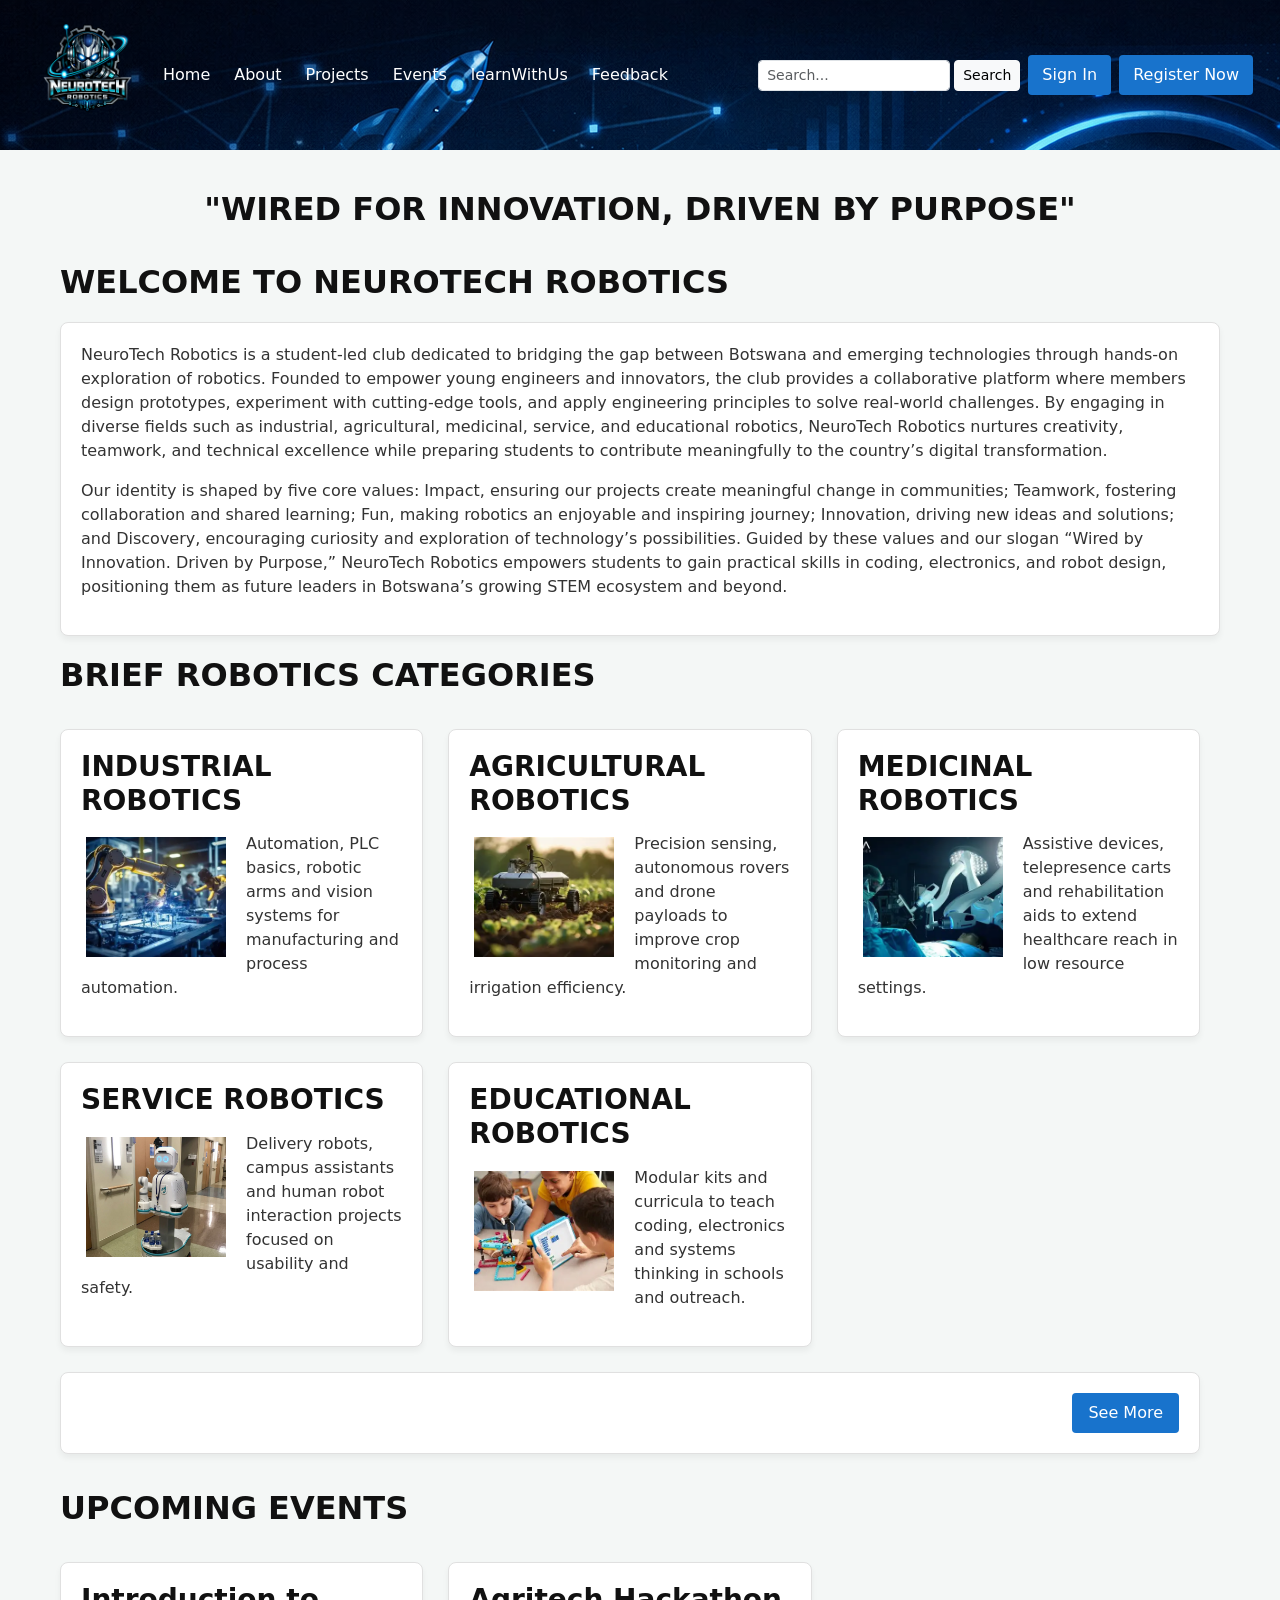
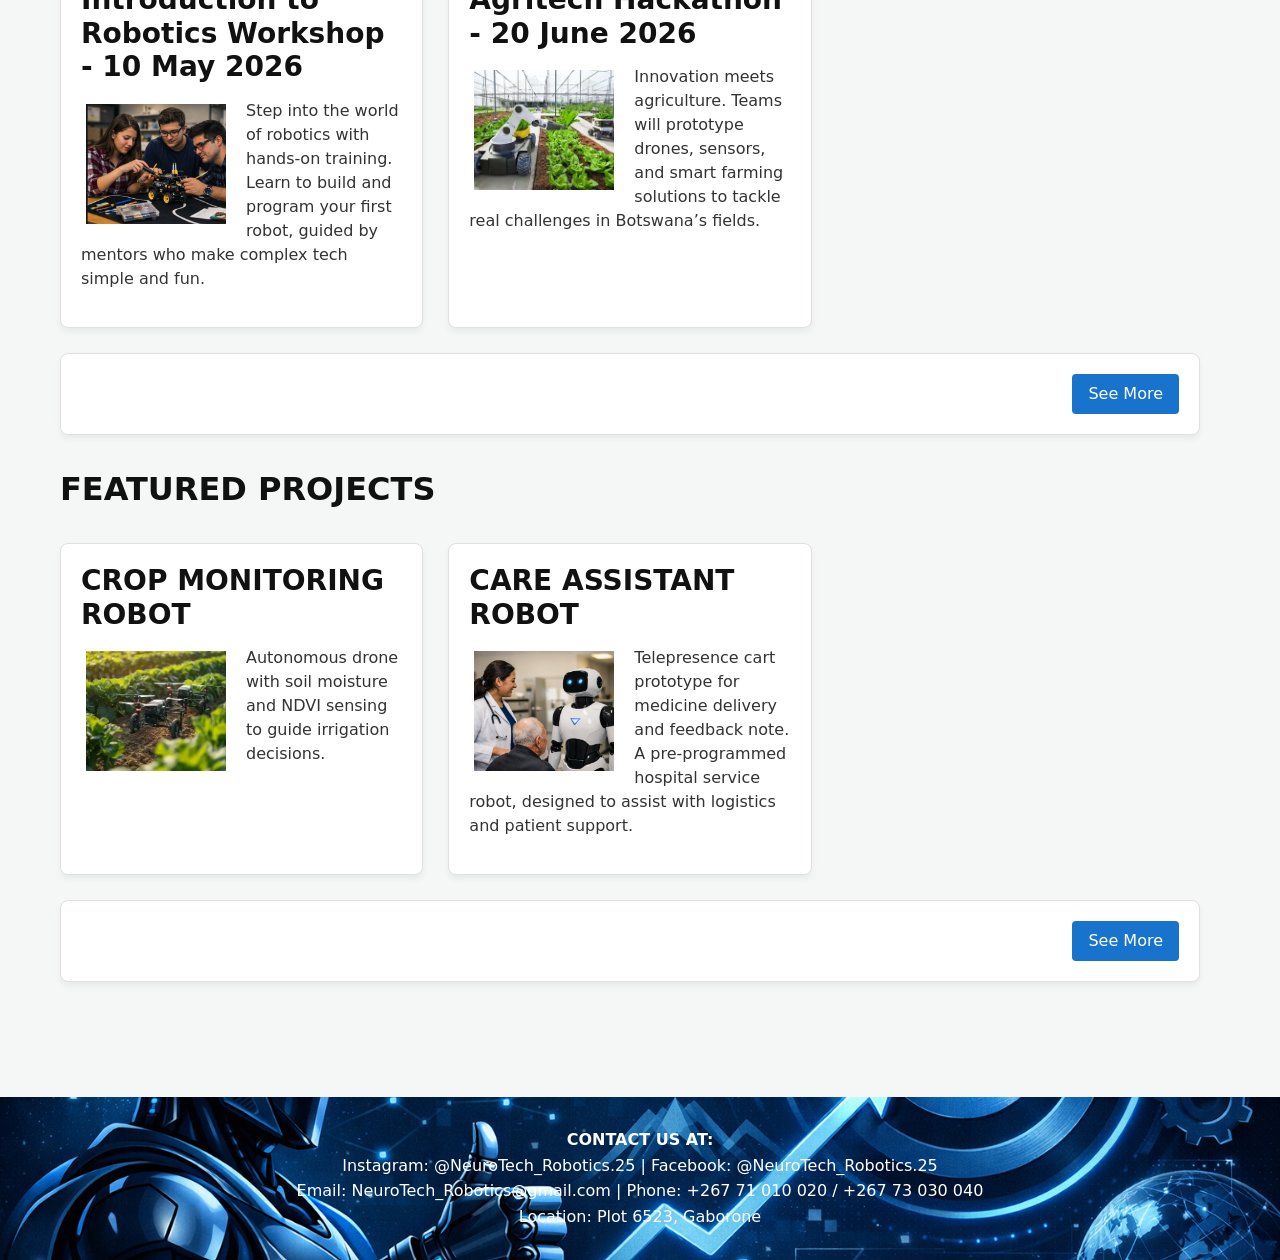
<file: index.html>
<!doctype html>
<html lang="en">
<head>
  <meta charset="utf-8" />
  <meta name="viewport" content="width=device-width,initial-scale=1.0" />
  <title>NeuroTech Robotics — Home</title>
  <link href="https://cdn.jsdelivr.net/npm/bootstrap@5.3.0/dist/css/bootstrap.min.css" rel="stylesheet">
  <link rel="stylesheet" href="style.css"/>
</head>
<body>
 
<header class="navbar navbar-expand-lg navbar-dark" style="background-image:url('BCO.e7195cef-ce55-492d-8159-1a3218c9212f.png'); padding: 15px;">
  <div class="container-fluid">
    <img class="logo" src="BCO.03f7e8b6-4741-4c21-8ac9-8d787a278490.png" alt="NeuroTech Robotics logo" />

    <button class="navbar-toggler" type="button" data-bs-toggle="collapse" data-bs-target="#mainMenu" aria-controls="mainMenu" aria-expanded="false" aria-label="Toggle navigation">
      <span class="navbar-toggler-icon"></span>
    </button>

  <div class="collapse navbar-collapse" id="mainMenu">
      <nav class="navbar-nav me-auto gap-2 p-2">
        <a class="nav-link text-white" href="index.html">Home</a>
        <a class="nav-link text-white" href="aboutUs.html">About</a>
        <a class="nav-link text-white" href="projects.html">Projects</a>
        <a class="nav-link text-white" href="events.html">Events</a>
         <a class="nav-link text-white" href="learnWithUs.html">learnWithUs</a>
        <a class="nav-link text-white" href="feedback.html">Feedback</a>
      </nav>
      
      
      <div class="d-flex flex-wrap gap-2 align-items-center">
        <form id="searchForm" class="d-flex gap-1">
          <input type="search" name="Q" placeholder="Search..." class="form-control form-control-sm">
          <input type="submit" value="Search" class="btn btn-sm btn-light">
        </form>
        <button class="sign-btn" id="openSignIn">Sign In</button>
        <button class="register-btn" id="openRegister">Register Now</button>
      </div>
    </div>
  </div>
</header>
    
<main>
  <h1><b>"WIRED FOR INNOVATION, DRIVEN BY PURPOSE"</b></h1>
  
  <h2>WELCOME TO NEUROTECH ROBOTICS</h2>
  <article class="more">
    <p>NeuroTech Robotics is a student‑led club dedicated to bridging the gap between Botswana and emerging technologies through hands‑on exploration of robotics. Founded to empower young engineers and innovators, the club provides a collaborative platform where members design prototypes, experiment with cutting‑edge tools, and apply engineering principles to solve real‑world challenges. By engaging in diverse fields such as industrial, agricultural, medicinal, service, and educational robotics, NeuroTech Robotics nurtures creativity, teamwork, and technical excellence while preparing students to contribute meaningfully to the country’s digital transformation.</p>
    <p>Our identity is shaped by five core values: Impact, ensuring our projects create meaningful change in communities; Teamwork, fostering collaboration and shared learning; Fun, making robotics an enjoyable and inspiring journey; Innovation, driving new ideas and solutions; and Discovery, encouraging curiosity and exploration of technology’s possibilities. Guided by these values and our slogan “Wired by Innovation. Driven by Purpose,” NeuroTech Robotics empowers students to gain practical skills in coding, electronics, and robot design, positioning them as future leaders in Botswana’s growing STEM ecosystem and beyond.</p>
  </article>

  <article>
    <h2>BRIEF ROBOTICS CATEGORIES</h2>
    <div class="container">
      <div class="div">
        <h3>INDUSTRIAL ROBOTICS</h3>
        <img class="img-in" src="industrial2.webp" alt="Industrial Robotics">
        <p>Automation, PLC basics, robotic arms and vision systems for manufacturing and process automation.</p>
      </div>

      <div class="div">
        <h3>AGRICULTURAL ROBOTICS</h3>
        <img class="img-in" src="agric.webp" alt="Agricultural Robotics">
        <p>Precision sensing, autonomous rovers and drone payloads to improve crop monitoring and irrigation efficiency.</p>
      </div>

      <div class="div">
        <h3>MEDICINAL ROBOTICS</h3>
        <img class="img-in" src="medicinal.webp" alt="Medicinal Robotics"/>
        <p>Assistive devices, telepresence carts and rehabilitation aids to extend healthcare reach in low resource settings.</p>
      </div>

      <div class="div">  
        <h3>SERVICE ROBOTICS</h3>
        <img class="img-in" src="R.jpg" alt="Service Robotics"/>
        <p>Delivery robots, campus assistants and human robot interaction projects focused on usability and safety.</p>
      </div>

      <div class="div">
        <h3>EDUCATIONAL ROBOTICS</h3>
        <img class="img-in" src="education.webp" alt="Educational Robotics"/>
        <p>Modular kits and curricula to teach coding, electronics and systems thinking in schools and outreach.</p>
      </div>
      
      <div class="see-more">
        <a href="projects.html">See More</a>
      </div>
    </div>
  </article>

  <article>
    <h2>UPCOMING EVENTS</h2>
    <div class="container">
      <div class="div">
        <h3>Introduction to Robotics Workshop - 10 May 2026</h3>
        <img class="img-in" src="hands on.png" alt="robotics workshop image">
        <p>Step into the world of robotics with hands‑on training. Learn to build and program your first robot, guided by mentors who make complex tech simple and fun.</p>
      </div>
      <div class="div">
        <h3>Agritech Hackathon - 20 June 2026</h3>
        <img class="img-in" src="download.webp" alt="Agritech Hackathon">
        <p>Innovation meets agriculture. Teams will prototype drones, sensors, and smart farming solutions to tackle real challenges in Botswana’s fields.</p>
      </div>
      <div class="see-more">
        <a href="events.html">See More</a>
      </div>
    </div>
  </article>
	
  <article>
    <h2>FEATURED PROJECTS</h2>
    <div class="container">
      <div class="div">
        <h3><b>CROP MONITORING ROBOT</b></h3>
        <img class="img-in" src="OIP.webp" alt="Crop Monitoring Robot"/>
        <p>Autonomous drone with soil moisture and NDVI sensing to guide irrigation decisions.</p>
      </div>
      <div class="div">
        <h3>CARE ASSISTANT ROBOT</h3>
        <img class="img-in" src="health.png" alt="Care Assistant Robot"/>
        <p>Telepresence cart prototype for medicine delivery and feedback note. A pre-programmed hospital service robot, designed to assist with logistics and patient support.</p>
      </div>
      <div class="see-more">
        <a href="projects.html">See More</a>
      </div>
    </div>
  </article>
</main>

<footer>
  <p><b>CONTACT US AT:</b><br>
  Instagram: @NeuroTech_Robotics.25 | Facebook: @NeuroTech_Robotics.25<br>
  Email: NeuroTech_Robotics@gmail.com | Phone: +267 71 010 020 / +267 73 030 040<br>
  Location: Plot 6523, Gaborone</p>
</footer>

<!-- Modals Compartment -->
<div id="registerModal" class="custom-modal">
  <div class="modal-content-wrapper">
    <span id="closeRegister" class="close-modal">&times;</span>
    <h2>NeuroTech Robotics Registration</h2>
    <!-- Direct Email submission action updated below -->
    <form action="mailto:molefinyanetrish@gmail.com" method="post" enctype="text/plain">
      <label>Full Name</label>
      <input type="text" name="fullname" placeholder="Write your name" required>
      <label>Email</label>
      <input type="email" name="email" required>
      <label>Age</label>
      <input type="number" name="age" placeholder="Write your age">
      <label>Guardian's Full Name</label>
      <input type="text" name="guardian">
      <label>Password</label>
      <input type="password" name="password" required>
      <label>Confirm Password</label>
      <input type="password" name="confirm_password" required>
	
      <label>Robotics Category</label>
      <select name="category">
        <option value="none">None</option>
        <option value="industrial">Industrial Robotics</option>
        <option value="educational">Educational Robotics</option>
        <option value="medicinal">Medicinal Robotics</option>
        <option value="service">Service Robotics</option>
        <option value="agricultural">Agricultural Robotics</option>
      </select>
	
      <label>Gender</label>
      <select name="gender">
        <option value="male">Male</option>
        <option value="female">Female</option>
        <option value="other">Other</option>
      </select>
      <div class="mt-3">
        <button class="submission btn btn-info" type="submit">Submit</button>
        <button class="submission btn btn-secondary" type="reset">Reset</button>
      </div>
    </form>
  </div>
</div>

<div id="signInModal" class="custom-modal">
  <div class="modal-content-wrapper">
    <span id="closeSignIn" class="close-modal">&times;</span>
    <h2>NeuroTech Robotics Sign In</h2>
    <form>
      <label>Email</label>
      <input type="email" name="email" placeholder="Enter your email" required>
      <label>Password</label>
      <input type="password" name="password" placeholder="Enter your password" required>
      <div class="mt-3">
        <button class="submission btn btn-info" type="submit">Sign In</button>
        <button class="submission btn btn-secondary" type="reset">Reset</button>
      </div>
    </form>
  </div>
</div>

<script>
  const btnRegister = document.getElementById("openRegister");
  const modalRegister = document.getElementById("registerModal");
  const closeRegister = document.getElementById("closeRegister");
  btnRegister.onclick = () => modalRegister.style.display = "block";
  closeRegister.onclick = () => modalRegister.style.display = "none";

  const btnSignIn = document.getElementById("openSignIn");
  const modalSignIn = document.getElementById("signInModal");
  const closeSignIn = document.getElementById("closeSignIn");
  btnSignIn.onclick = () => modalSignIn.style.display = "block";
  closeSignIn.onclick = () => modalSignIn.style.display = "none";

  window.onclick = (event) => {
    if (event.target == modalRegister) modalRegister.style.display = "none";
    if (event.target == modalSignIn) modalSignIn.style.display = "none";
  }

  const searchForm = document.getElementById("searchForm");
  searchForm.addEventListener("submit", function(e) {
    e.preventDefault();
    const query = this.Q.value.trim();
    if(query) { alert("Searching for: " + query); }
  });
</script>
<script src="https://cdn.jsdelivr.net/npm/bootstrap@5.3.0/dist/js/bootstrap.bundle.min.js"></script>
</body>
</html>
</file>
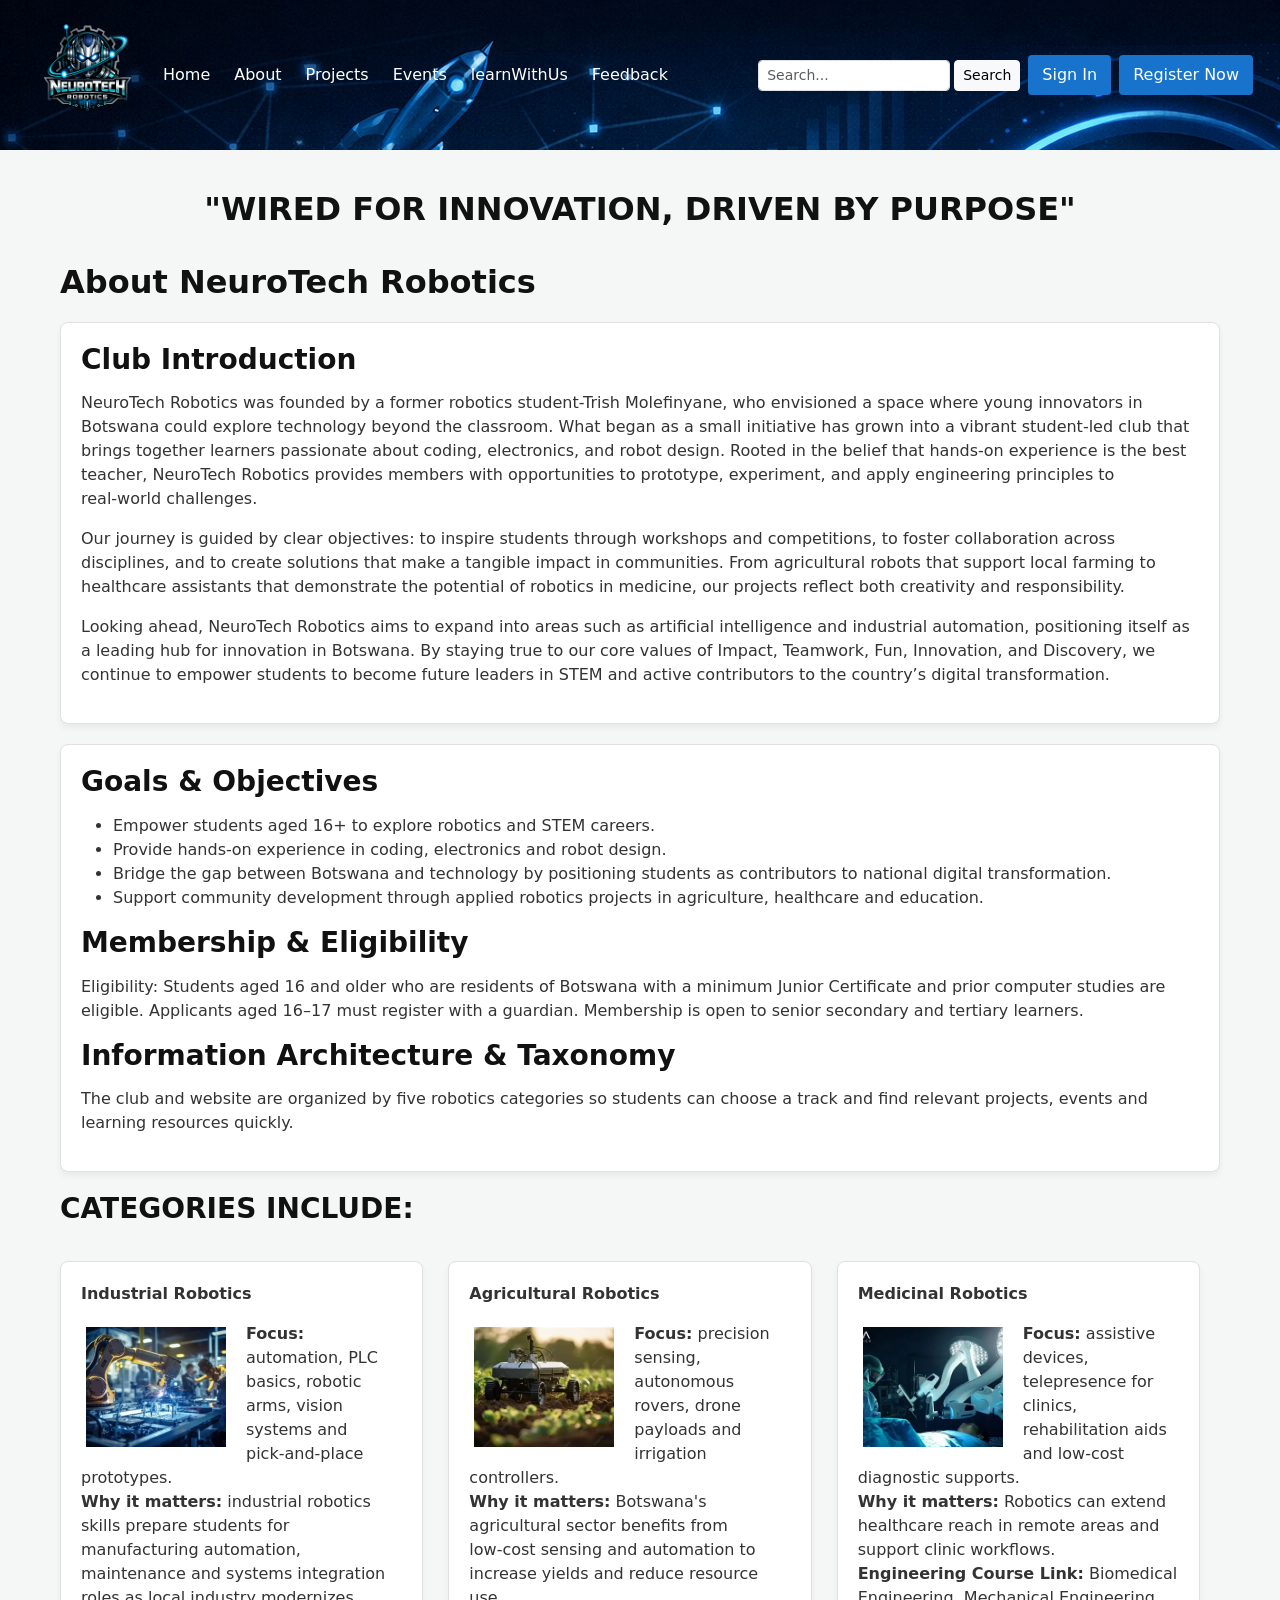
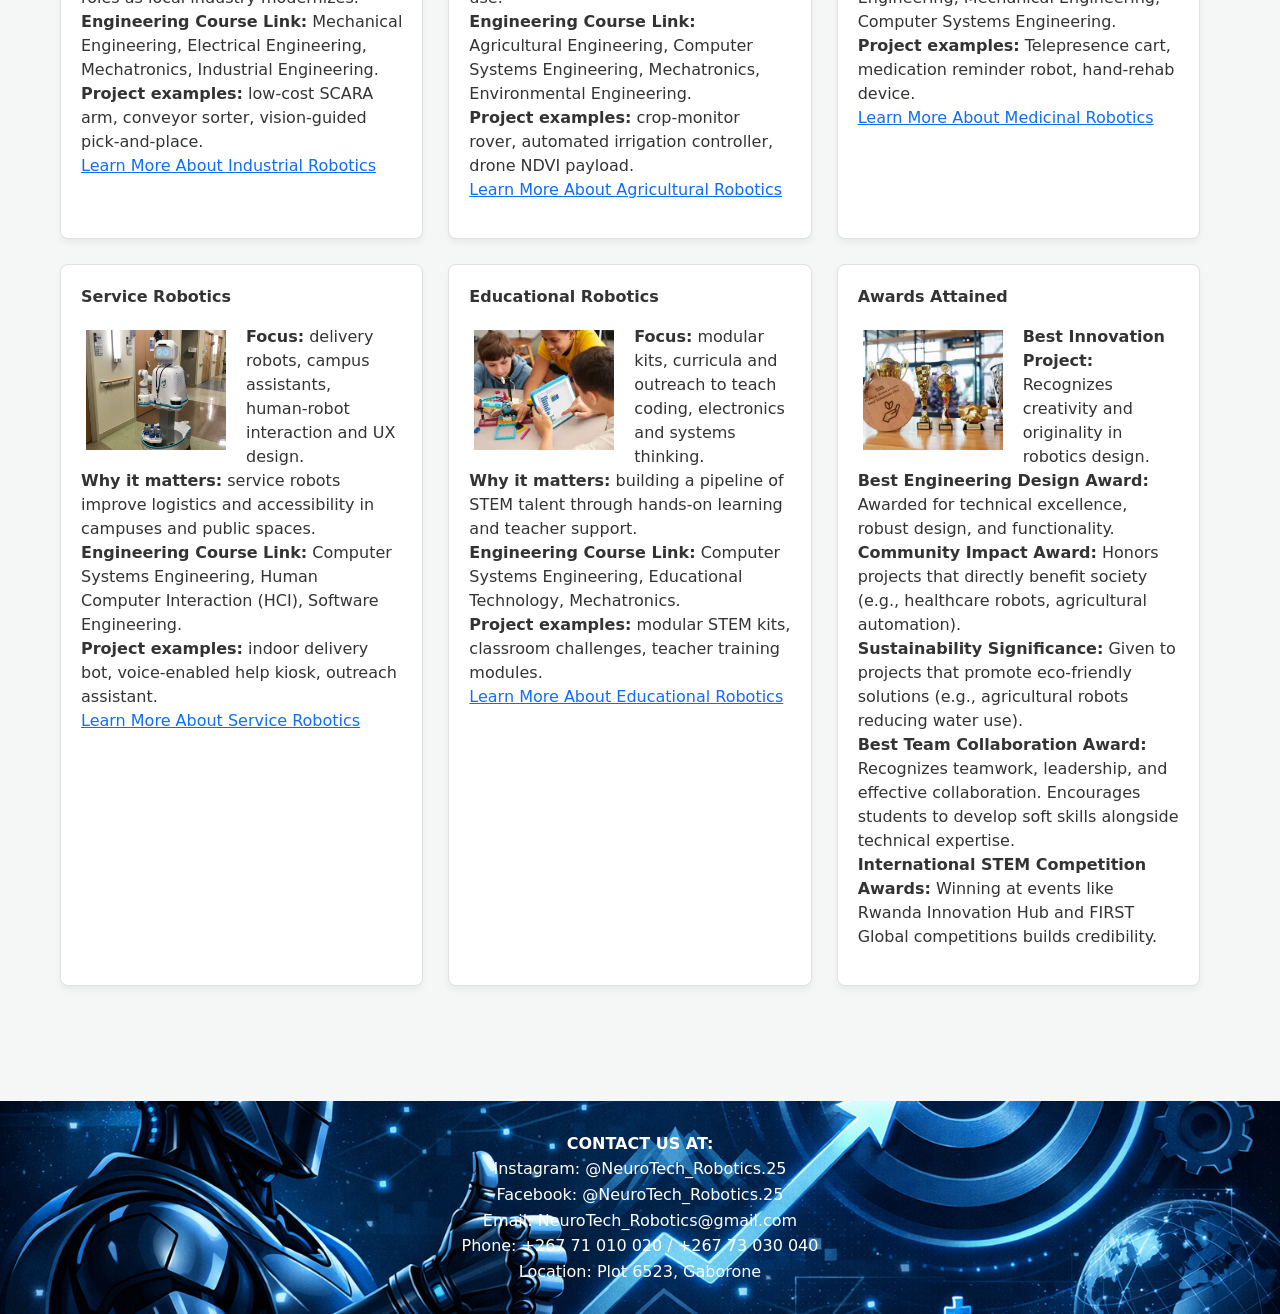
<file: aboutUs.html>
<!doctype html>
<html lang="en">
<head>
  <meta charset="utf-8" />
  <meta name="viewport" content="width=device-width,initial-scale=1.0" />
  <title>NeuroTech Robotics — About</title>
  <link href="https://cdn.jsdelivr.net/npm/bootstrap@5.3.0/dist/css/bootstrap.min.css" rel="stylesheet">
  <link rel="stylesheet" href="style.css"/>
</head>
<body>
 
<header class="navbar navbar-expand-lg navbar-dark" style="background-image:url('BCO.e7195cef-ce55-492d-8159-1a3218c9212f.png'); padding: 15px;">
  <div class="container-fluid">
    <img class="logo" src="BCO.03f7e8b6-4741-4c21-8ac9-8d787a278490.png" alt="NeuroTech Robotics logo" style="max-width:120px; height: auto;"/>

    <button class="navbar-toggler" type="button" data-bs-toggle="collapse" data-bs-target="#mainMenu" aria-controls="mainMenu" aria-expanded="false" aria-label="Toggle navigation">
      <span class="navbar-toggler-icon"></span>
    </button>

    <div class="collapse navbar-collapse" id="mainMenu">
      <nav class="navbar-nav me-auto gap-2 p-2">
        <a class="nav-link text-white" href="index.html">Home</a>
        <a class="nav-link text-white" href="aboutUs.html">About</a>
        <a class="nav-link text-white" href="projects.html">Projects</a>
        <a class="nav-link text-white" href="events.html">Events</a>
         <a class="nav-link text-white" href="learnWithUs.html">learnWithUs</a>
        <a class="nav-link text-white" href="feedback.html">Feedback</a>
      </nav>
      
      <div class="d-flex flex-wrap gap-2 align-items-center">
        <form id="searchForm" class="d-flex gap-1">
          <input type="search" name="Q" placeholder="Search..." class="form-control form-control-sm">
          <input type="submit" value="Search" class="btn btn-sm btn-light">
        </form>
        <button class="sign-btn" id="openSignIn">Sign In</button>
        <button class="register-btn" id="openRegister">Register Now</button>
      </div>
    </div>
  </div>
</header>
    
<main>
  <h1><b>"WIRED FOR INNOVATION, DRIVEN BY PURPOSE"</b></h1>
    
  <h2>About NeuroTech Robotics</h2>
  
  <article class="more">
    <h3>Club Introduction</h3>
    <p>NeuroTech Robotics was founded by a former robotics student-Trish Molefinyane, who envisioned a space where young innovators in Botswana could explore technology beyond the classroom. What began as a small initiative has grown into a vibrant student‑led club that brings together learners passionate about coding, electronics, and robot design. Rooted in the belief that hands‑on experience is the best teacher, NeuroTech Robotics provides members with opportunities to prototype, experiment, and apply engineering principles to real‑world challenges.</p>
    <p>Our journey is guided by clear objectives: to inspire students through workshops and competitions, to foster collaboration across disciplines, and to create solutions that make a tangible impact in communities. From agricultural robots that support local farming to healthcare assistants that demonstrate the potential of robotics in medicine, our projects reflect both creativity and responsibility.</p>
    <p>Looking ahead, NeuroTech Robotics aims to expand into areas such as artificial intelligence and industrial automation, positioning itself as a leading hub for innovation in Botswana. By staying true to our core values of Impact, Teamwork, Fun, Innovation, and Discovery, we continue to empower students to become future leaders in STEM and active contributors to the country’s digital transformation.</p>
  </article>

  <article class="more">  
    <h3>Goals & Objectives</h3>
    <ul>
      <li>Empower students aged 16+ to explore robotics and STEM careers.</li>
      <li>Provide hands‑on experience in coding, electronics and robot design.</li>
      <li>Bridge the gap between Botswana and technology by positioning students as contributors to national digital transformation.</li>
      <li>Support community development through applied robotics projects in agriculture, healthcare and education.</li>
    </ul>
   
    <h3>Membership & Eligibility</h3>
    <p>Eligibility: Students aged 16 and older who are residents of Botswana with a minimum Junior Certificate and prior computer studies are eligible. Applicants aged 16–17 must register with a guardian. Membership is open to senior secondary and tertiary learners.</p>
   
    <h3>Information Architecture & Taxonomy</h3>
    <p>The club and website are organized by five robotics categories so students can choose a track and find relevant projects, events and learning resources quickly.</p>
  </article>
			
  <article>
    <h3>CATEGORIES INCLUDE:</h3>
								
    <div class="container">
      <div class="div">
        <p><b>Industrial Robotics</b></p>
        <img class="img-in" src="industrial2.webp" alt="Industrial Robotics image"/>
        <p>
          <b>Focus: </b>automation, PLC basics, robotic arms, vision systems and pick‑and‑place prototypes.<br>
          <b>Why it matters:</b> industrial robotics skills prepare students for manufacturing automation, maintenance and systems integration roles as local industry modernizes.<br>
          <b>Engineering Course Link:</b> Mechanical Engineering, Electrical Engineering, Mechatronics, Industrial Engineering.<br>
          <b>Project examples:</b> low‑cost SCARA arm, conveyor sorter, vision‑guided pick‑and‑place.<br>
          <a href="https://www.therobotreport.com/" target="_blank">Learn More About Industrial Robotics</a>
        </p>
      </div>
				
      <div class="div">
        <p><b>Agricultural Robotics</b></p>
        <img class="img-in" src="agric.webp" alt="Agricultural Robotics image"/>
        <p>
          <b>Focus:</b> precision sensing, autonomous rovers, drone payloads and irrigation controllers.<br>
          <b>Why it matters:</b> Botswana's agricultural sector benefits from low‑cost sensing and automation to increase yields and reduce resource use.<br>
          <b>Engineering Course Link:</b> Agricultural Engineering, Computer Systems Engineering, Mechatronics, Environmental Engineering.<br>
          <b>Project examples:</b> crop‑monitor rover, automated irrigation controller, drone NDVI payload.<br>
          <a href="https://www.weforum.org/publications/agritech-shaping-agriculture-in-emerging-economies-today-and-tomorrow/" target="_blank">Learn More About Agricultural Robotics</a>
        </p>
      </div>
				
      <div class="div">
        <p><b>Medicinal Robotics</b></p>
        <img class="img-in" src="medicinal.webp" alt="Medicinal Robotics image"/>
        <p>
          <b>Focus:</b> assistive devices, telepresence for clinics, rehabilitation aids and low‑cost diagnostic supports.<br>
          <b>Why it matters:</b> Robotics can extend healthcare reach in remote areas and support clinic workflows.<br>
          <b>Engineering Course Link:</b> Biomedical Engineering, Mechanical Engineering, Computer Systems Engineering.<br>
          <b>Project examples:</b> Telepresence cart, medication reminder robot, hand‑rehab device.<br>
          <a href="https://healthcarereaders.com/category/medical-devices" target="_blank">Learn More About Medicinal Robotics</a>
        </p>
      </div>
				
      <div class="div">
        <p><b>Service Robotics</b></p>
        <img class="img-in" src="R.jpg" alt="Service Robotics image"/>
        <p>
          <b>Focus:</b> delivery robots, campus assistants, human‑robot interaction and UX design.<br>
          <b>Why it matters:</b> service robots improve logistics and accessibility in campuses and public spaces.<br>
          <b>Engineering Course Link:</b> Computer Systems Engineering, Human Computer Interaction (HCI), Software Engineering.<br>
          <b>Project examples:</b> indoor delivery bot, voice‑enabled help kiosk, outreach assistant.<br>
          <a href="https://www.servicerobot.com/sectors/sectors.html" target="_blank">Learn More About Service Robotics</a>
        </p>
      </div>
				
      <div class="div">
        <p><b>Educational Robotics</b></p>
        <img class="img-in" src="education.webp" alt="Educational Robotics image"/>
        <p>
          <b>Focus:</b> modular kits, curricula and outreach to teach coding, electronics and systems thinking.<br>
          <b>Why it matters:</b> building a pipeline of STEM talent through hands‑on learning and teacher support.<br>
          <b>Engineering Course Link:</b> Computer Systems Engineering, Educational Technology, Mechatronics.<br>
          <b>Project examples:</b> modular STEM kits, classroom challenges, teacher training modules.<br>
          <a href="https://first.global/" target="_blank">Learn More About Educational Robotics</a>
        </p>
      </div>

      <div class="div">
        <p><b>Awards Attained</b></p>
        <img class="img-in" src="trophies.webp" alt="Awards and Trophies image"/>
        <p>
          <b>Best Innovation Project:</b> Recognizes creativity and originality in robotics design.<br>
          <b>Best Engineering Design Award:</b> Awarded for technical excellence, robust design, and functionality.<br>
          <b>Community Impact Award:</b> Honors projects that directly benefit society (e.g., healthcare robots, agricultural automation).<br>
          <b>Sustainability Significance:</b> Given to projects that promote eco‑friendly solutions (e.g., agricultural robots reducing water use).<br>
          <b>Best Team Collaboration Award:</b> Recognizes teamwork, leadership, and effective collaboration. Encourages students to develop soft skills alongside technical expertise.<br>
          <b>International STEM Competition Awards:</b> Winning at events like Rwanda Innovation Hub and FIRST Global competitions builds credibility.
        </p>
      </div>
    </div>
  </article>
</main>

<footer>
  <div class="footer_">
    <p><b>CONTACT US AT:</b><br>
    Instagram: @NeuroTech_Robotics.25<br>
    Facebook: @NeuroTech_Robotics.25<br>
    Email: NeuroTech_Robotics@gmail.com<br>
    Phone: +267 71 010 020 / +267 73 030 040<br>
    Location: Plot 6523, Gaborone</p>
  </div>
</footer>

<!-- Registration Modal -->
<div id="registerModal" style="display:none; position:fixed; z-index:1; top:0; width:100%; height:100%; background-color:rgba(0,0,0,0.8); overflow-y: auto;">
  <div style="background-color:#1a1a1a; margin:5% auto; padding:20px; border:1px solid #00ced1; width:50%; color:white;">
    <span id="closeRegister" style="float:right; cursor:pointer; font-size: 24px;">&times;</span>
    <h2>NeuroTech Robotics Registration</h2>
    <!-- Registration link modified directly to your email address -->
    <form action="mailto:molefinyanetrish@gmail.com" method="post" enctype="text/plain">
      <label>Full Name</label><br>
      <input type="text" name="fullname" placeholder="Write your name" style="width:100%; margin-bottom:10px;"><br>
      <label>Email</label><br>
      <input type="email" name="email" style="width:100%; margin-bottom:10px;"><br>
      <label>Age</label><br>
      <input type="number" name="age" placeholder="Write your age" style="width:100%; margin-bottom:10px;"><br>
      <label>Guardian's Full Name</label><br>
      <input type="text" name="guardian" style="width:100%; margin-bottom:10px;"><br>
      <label>Password</label><br>
      <input type="password" name="password" style="width:100%; margin-bottom:10px;"><br>
      <label>Confirm Password</label><br>
      <input type="password" name="confirm_password" style="width:100%; margin-bottom:10px;"><br>
	
      <label>Robotics Category</label><br>
      <select name="category" style="width:100%; margin-bottom:10px; background:#333; color:white;">
        <option value="none">None</option>
        <option value="industrial">Industrial Robotics</option>
        <option value="educational">Educational Robotics</option>
        <option value="medicinal">Medicinal Robotics</option>
        <option value="service">Service Robotics</option>
        <option value="agricultural">Agricultural Robotics</option>
      </select><br>
	
      <label>Gender</label><br>
      <select name="gender" style="width:100%; margin-bottom:10px; background:#333; color:white;">
        <option value="male">Male</option>
        <option value="female">Female</option>
        <option value="other">Other</option>
      </select><br>
      <button class="submission" type="submit">Submit</button>
      <button class="submission" type="reset">Reset</button>
    </form>
  </div>
</div>

<!-- Sign In Modal -->
<div id="signInModal" style="display:none; position:fixed; z-index:1; top:0; width:100%; height:100%; background-color:rgba(0,0,0,0.8);">
  <div style="background-color:#1a1a1a; margin:10% auto; padding:20px; border:1px solid #00ced1; width:50%; color:white;">
    <span id="closeSignIn" style="float:right; cursor:pointer; font-size: 24px;">&times;</span>
    <h2>NeuroTech Robotics Sign In</h2>
    <form>
      <label>Email</label><br>
      <input type="email" name="email" placeholder="Enter your email" style="width:100%; margin-bottom:10px;"><br>
      <label>Password</label><br>
      <input type="password" name="password" placeholder="Enter your password" style="width:100%; margin-bottom:15px;"><br>
      <button class="submission" type="submit">Sign In</button>
      <button class="submission" type="reset">Reset</button>
    </form>
  </div>
</div>

<script>
  const btnRegister = document.getElementById("openRegister");
  const modalRegister = document.getElementById("registerModal");
  const closeRegister = document.getElementById("closeRegister");
  btnRegister.onclick = () => modalRegister.style.display = "block";
  closeRegister.onclick = () => modalRegister.style.display = "none";

  const btnSignIn = document.getElementById("openSignIn");
  const modalSignIn = document.getElementById("signInModal");
  const closeSignIn = document.getElementById("closeSignIn");
  btnSignIn.onclick = () => modalSignIn.style.display = "block";
  closeSignIn.onclick = () => modalSignIn.style.display = "none";

  // Closes the modals when clicking outside the box area
  window.onclick = function(event) {
    if (event.target == modalRegister) modalRegister.style.display = "none";
    if (event.target == modalSignIn) modalSignIn.style.display = "none";
  }
  
  const searchForm = document.getElementById("searchForm");
  searchForm.addEventListener("submit", function(e) {
    e.preventDefault();
    const query = this.Q.value.trim();
    if(query) {
      alert("Searching for: " + query);
    }
  });
</script>
<script src="https://cdn.jsdelivr.net/npm/bootstrap@5.3.0/dist/js/bootstrap.bundle.min.js"></script>
</body>
</html>
</file>
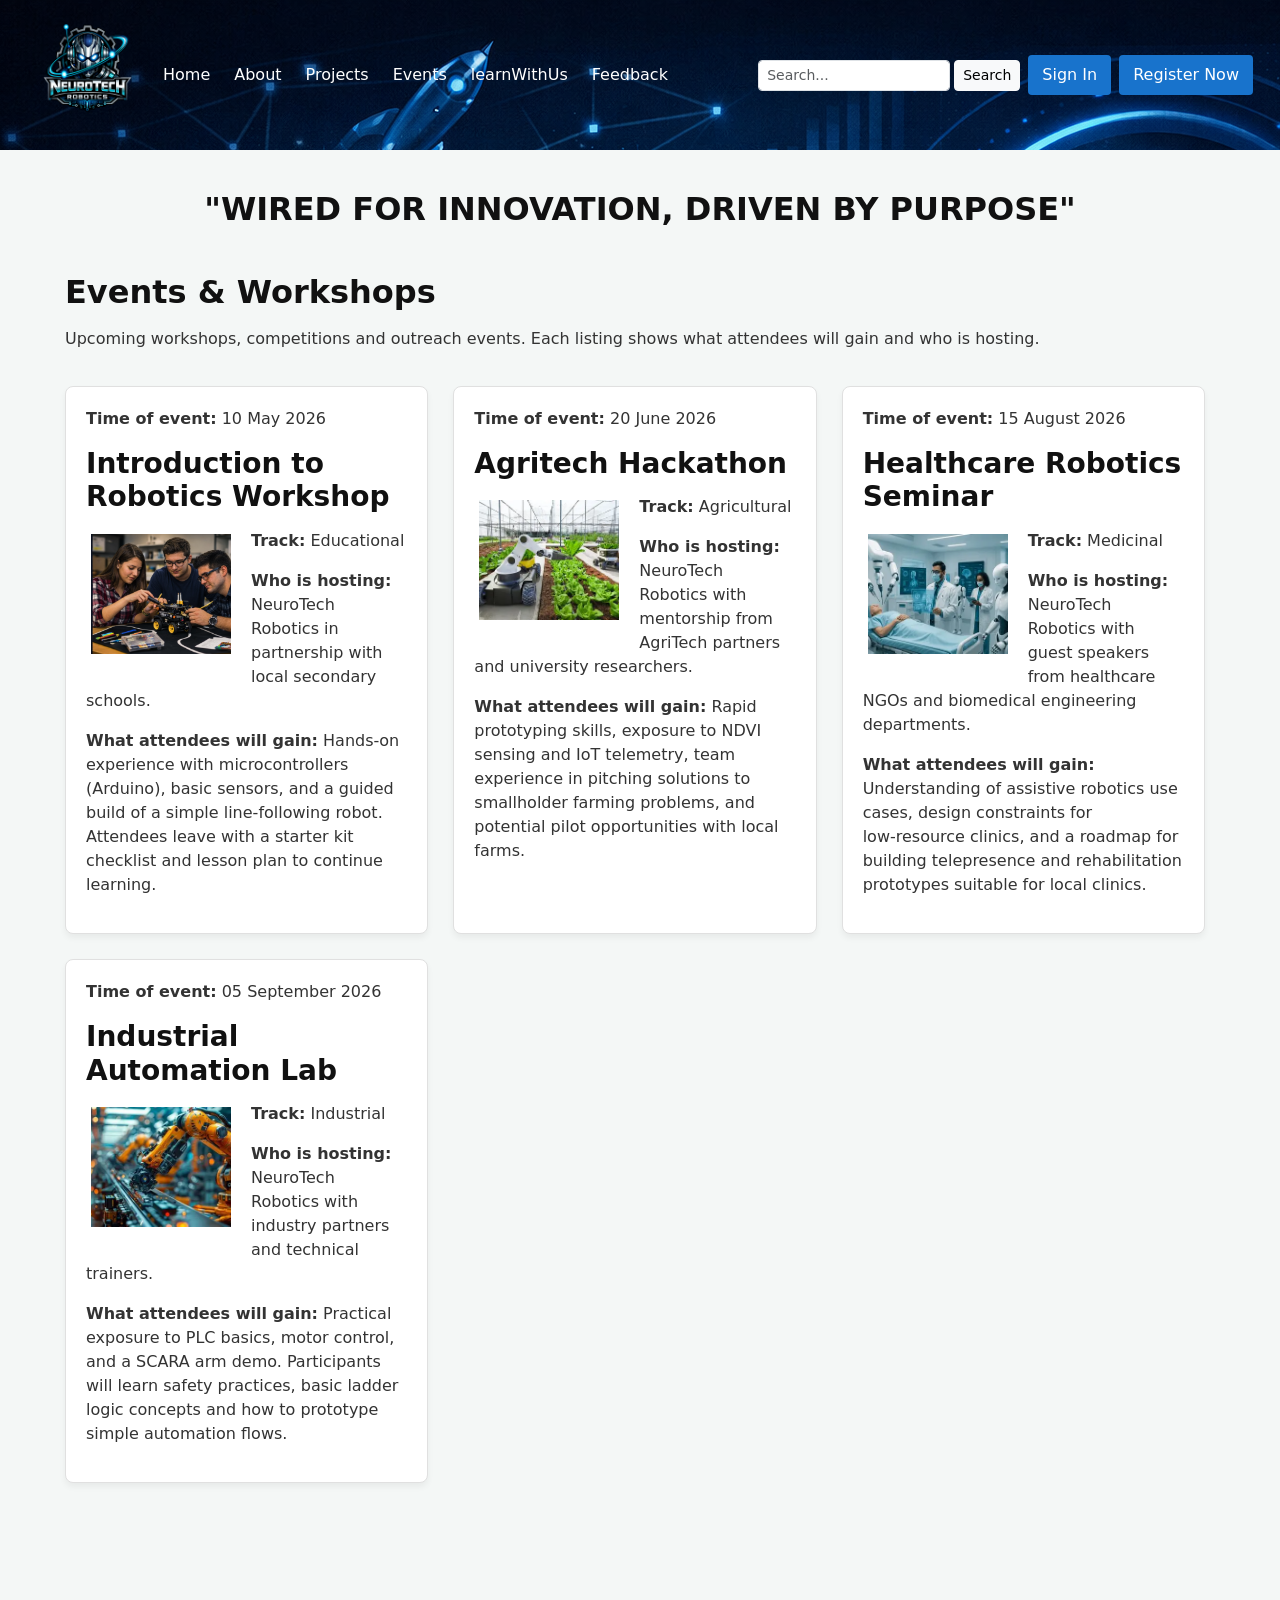
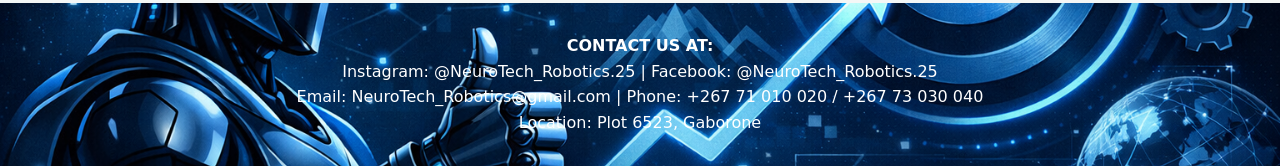
<file: events.html>
<!doctype html>
<html lang="en">
<head>
  <meta charset="utf-8" />
  <meta name="viewport" content="width=device-width,initial-scale=1.0" />
  <title>NeuroTech Robotics — Events</title>
  <link href="https://cdn.jsdelivr.net/npm/bootstrap@5.3.0/dist/css/bootstrap.min.css" rel="stylesheet">
  <link rel="stylesheet" href="style.css"/>
</head>
<body>
 
<header class="navbar navbar-expand-lg navbar-dark" style="background-image:url('BCO.e7195cef-ce55-492d-8159-1a3218c9212f.png'); padding: 15px;">
  <div class="container-fluid">
    <img class="logo" src="BCO.03f7e8b6-4741-4c21-8ac9-8d787a278490.png" alt="NeuroTech Robotics logo" />

    <button class="navbar-toggler" type="button" data-bs-toggle="collapse" data-bs-target="#mainMenu" aria-controls="mainMenu" aria-expanded="false" aria-label="Toggle navigation">
      <span class="navbar-toggler-icon"></span>
    </button>

   <div class="collapse navbar-collapse" id="mainMenu">
      <nav class="navbar-nav me-auto gap-2 p-2">
        <a class="nav-link text-white" href="index.html">Home</a>
        <a class="nav-link text-white" href="aboutUs.html">About</a>
        <a class="nav-link text-white" href="projects.html">Projects</a>
        <a class="nav-link text-white" href="events.html">Events</a>
         <a class="nav-link text-white" href="learnWithUs.html">learnWithUs</a>
        <a class="nav-link text-white" href="feedback.html">Feedback</a>
      </nav>
      
      
      <div class="d-flex flex-wrap gap-2 align-items-center">
        <form id="searchForm" class="d-flex gap-1">
          <input type="search" name="Q" placeholder="Search..." class="form-control form-control-sm">
          <input type="submit" value="Search" class="btn btn-sm btn-light">
        </form>
        <button class="sign-btn" id="openSignIn">Sign In</button>
        <button class="register-btn" id="openRegister">Register Now</button>
      </div>
    </div>
  </div>
</header>
    
<main>
  <h1><b>"WIRED FOR INNOVATION, DRIVEN BY PURPOSE"</b></h1>

  <article class="intro">
    <h2>Events & Workshops</h2>
    <p>Upcoming workshops, competitions and outreach events. Each listing shows what attendees will gain and who is hosting.</p>
				
    <div class="container">
      <div class="div">
        <p><b>Time of event:</b> 10 May 2026</p>
        <h3>Introduction to Robotics Workshop</h3>
        <img class="img-in" src="hands on.png" alt="Introduction to Robotics Workshop image"/>
        <p><b>Track:</b> Educational</p>
        <p><b>Who is hosting:</b> NeuroTech Robotics in partnership with local secondary schools.</p>
        <p><b>What attendees will gain:</b> Hands‑on experience with microcontrollers (Arduino), basic sensors, and a guided build of a simple line‑following robot. Attendees leave with a starter kit checklist and lesson plan to continue learning.</p>
      </div>
				
      <div class="div">
        <p><b>Time of event:</b> 20 June 2026</p>
        <h3>Agritech Hackathon</h3>
        <img class="img-in" src="download.webp" alt="Agritech Hackathon image"/>
        <p><b>Track:</b> Agricultural</p>
        <p><b>Who is hosting:</b> NeuroTech Robotics with mentorship from AgriTech partners and university researchers.</p>
        <p><b>What attendees will gain:</b> Rapid prototyping skills, exposure to NDVI sensing and IoT telemetry, team experience in pitching solutions to smallholder farming problems, and potential pilot opportunities with local farms.</p>
      </div>
				
      <div class="div">
        <p><b>Time of event:</b> 15 August 2026</p> 
        <h3>Healthcare Robotics Seminar</h3>
        <img class="img-in" src="download (1).webp" alt="Healthcare Robotics Seminar image"/>
        <p><b>Track:</b> Medicinal</p>
        <p><b>Who is hosting:</b> NeuroTech Robotics with guest speakers from healthcare NGOs and biomedical engineering departments.</p>
        <p><b>What attendees will gain:</b> Understanding of assistive robotics use cases, design constraints for low‑resource clinics, and a roadmap for building telepresence and rehabilitation prototypes suitable for local clinics.</p>
      </div>
				
      <div class="div">    
        <p><b>Time of event:</b> 05 September 2026</p>
        <h3>Industrial Automation Lab</h3>
        <img class="img-in" src="industrial.webp" alt="Industrial Automation Lab image"/>
        <p><b>Track:</b> Industrial</p>
        <p><b>Who is hosting:</b> NeuroTech Robotics with industry partners and technical trainers.</p>
        <p><b>What attendees will gain:</b> Practical exposure to PLC basics, motor control, and a SCARA arm demo. Participants will learn safety practices, basic ladder logic concepts and how to prototype simple automation flows.</p>
      </div>
    </div>
  </article>
</main>

<footer>
  <div class="footer_">
    <p><b>CONTACT US AT:</b><br>
    Instagram: @NeuroTech_Robotics.25 | Facebook: @NeuroTech_Robotics.25<br>
    Email: NeuroTech_Robotics@gmail.com | Phone: +267 71 010 020 / +267 73 030 040<br>
    Location: Plot 6523, Gaborone</p>
  </div>
</footer>

<!-- Modals Compartment -->
<div id="registerModal" class="custom-modal">
  <div class="modal-content-wrapper">
    <span id="closeRegister" class="close-modal">&times;</span>
    <h2>NeuroTech Robotics Registration</h2>
    <!-- Registration pop-up form: Updated action to link directly to your email -->
    <form action="mailto:molefinyanetrish@gmail.com" method="post" enctype="text/plain">
      <label>Full Name</label>
      <input type="text" name="fullname" placeholder="Write your name" required>
      <label>Email</label>
      <input type="email" name="email" required>
      <label>Age</label>
      <input type="number" name="age" placeholder="Write your age">
      <label>Guardian's Full Name</label>
      <input type="text" name="guardian">
      <label>Password</label>
      <input type="password" name="password" required>
      <label>Confirm Password</label>
      <input type="password" name="confirm_password" required>
	
      <label>Robotics Category</label>
      <select name="category">
        <option value="none">None</option>
        <option value="industrial">Industrial Robotics</option>
        <option value="educational">Educational Robotics</option>
        <option value="medicinal">Medicinal Robotics</option>
        <option value="service">Service Robotics</option>
        <option value="agricultural">Agricultural Robotics</option>
      </select>
	
      <label>Gender</label>
      <select name="gender">
        <option value="male">Male</option>
        <option value="female">Female</option>
        <option value="other">Other</option>
      </select>
      <div class="mt-3">
        <button class="submission btn btn-info" type="submit">Submit</button>
        <button class="submission btn btn-secondary" type="reset">Reset</button>
      </div>
    </form>
  </div>
</div>

<div id="signInModal" class="custom-modal">
  <div class="modal-content-wrapper">
    <span id="closeSignIn" class="close-modal">&times;</span>
    <h2>NeuroTech Robotics Sign In</h2>
    <form>
      <label>Email</label>
      <input type="email" name="email" placeholder="Enter your email" required>
      <label>Password</label>
      <input type="password" name="password" placeholder="Enter your password" required>
      <div class="mt-3">
        <button class="submission btn btn-info" type="submit">Sign In</button>
        <button class="submission btn btn-secondary" type="reset">Reset</button>
      </div>
    </form>
  </div>
</div>

<script>
  const btnRegister = document.getElementById("openRegister");
  const modalRegister = document.getElementById("registerModal");
  const closeRegister = document.getElementById("closeRegister");
  btnRegister.onclick = () => modalRegister.style.display = "block";
  closeRegister.onclick = () => modalRegister.style.display = "none";

  const btnSignIn = document.getElementById("openSignIn");
  const modalSignIn = document.getElementById("signInModal");
  const closeSignIn = document.getElementById("closeSignIn");
  btnSignIn.onclick = () => modalSignIn.style.display = "block";
  closeSignIn.onclick = () => modalSignIn.style.display = "none";

  window.onclick = (event) => {
    if (event.target == modalRegister) modalRegister.style.display = "none";
    if (event.target == modalSignIn) modalSignIn.style.display = "none";
  }

  const searchForm = document.getElementById("searchForm");
  searchForm.addEventListener("submit", function(e) {
    e.preventDefault();
    const query = this.Q.value.trim();
    if(query) { alert("Searching for: " + query); }
  });
</script>
<script src="https://cdn.jsdelivr.net/npm/bootstrap@5.3.0/dist/js/bootstrap.bundle.min.js"></script>
</body>
</html>
</file>
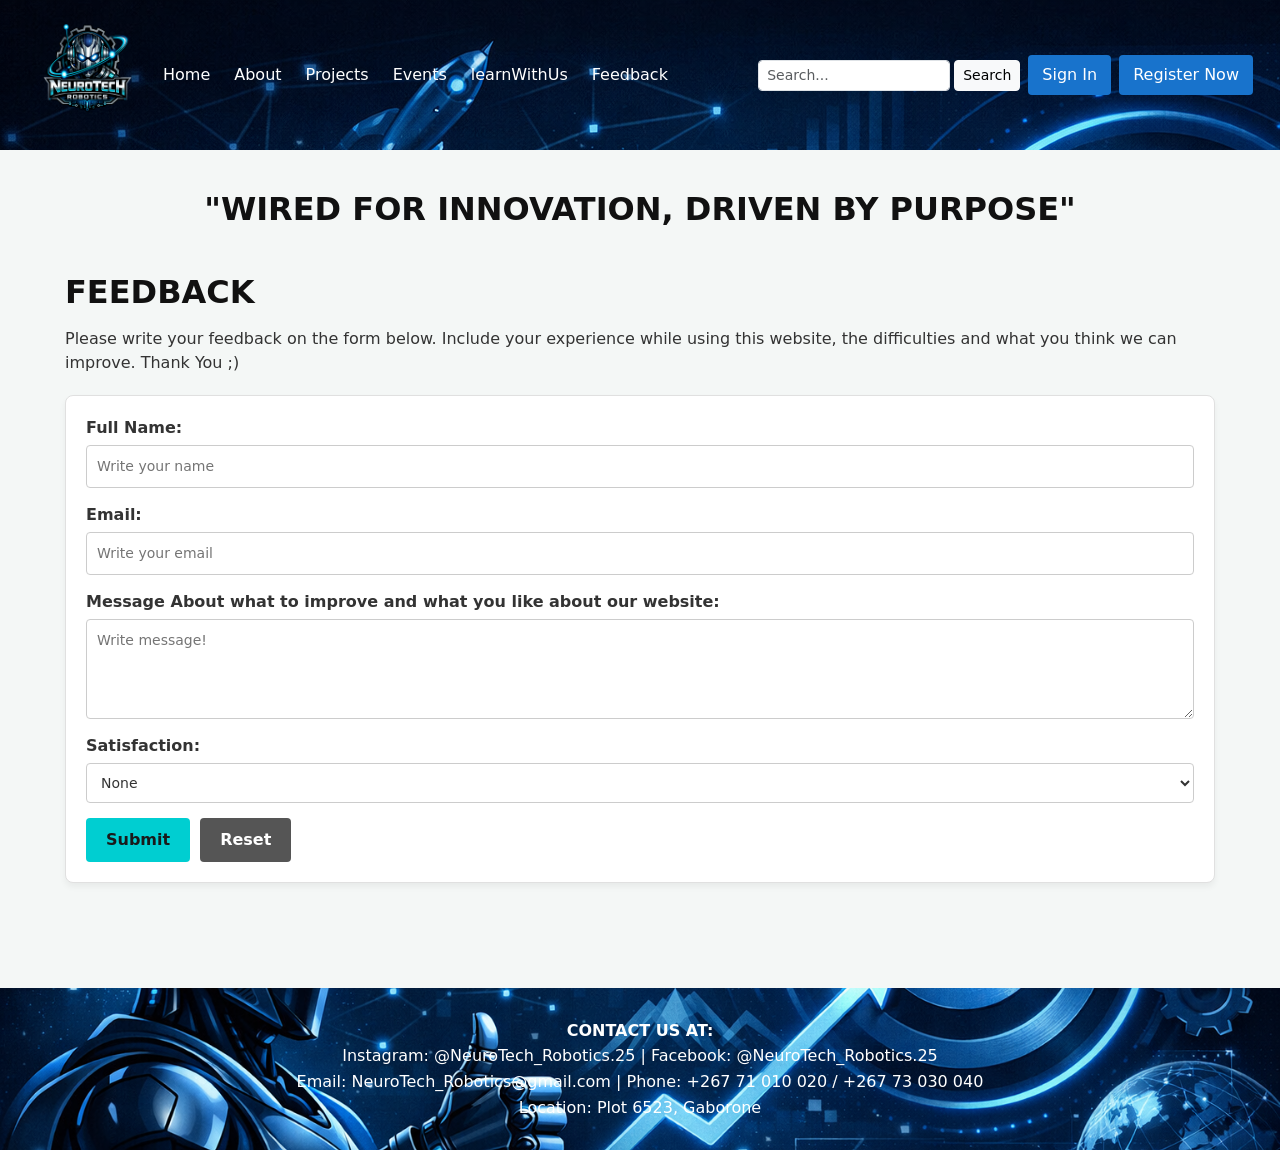
<file: feedback.html>
<!doctype html>
<html lang="en">
<head>
  <meta charset="utf-8" />
  <meta name="viewport" content="width=device-width,initial-scale=1.0" />
  <title>NeuroTech Robotics — Feedback</title>
  <link href="https://cdn.jsdelivr.net/npm/bootstrap@5.3.0/dist/css/bootstrap.min.css" rel="stylesheet">
  <link rel="stylesheet" href="style.css"/>
</head>
<body>
 
<header class="navbar navbar-expand-lg navbar-dark" style="background-image:url('BCO.e7195cef-ce55-492d-8159-1a3218c9212f.png'); padding: 15px;">
  <div class="container-fluid">
    <img class="logo" src="BCO.03f7e8b6-4741-4c21-8ac9-8d787a278490.png" alt="NeuroTech Robotics logo" />

    <button class="navbar-toggler" type="button" data-bs-toggle="collapse" data-bs-target="#mainMenu" aria-controls="mainMenu" aria-expanded="false" aria-label="Toggle navigation">
      <span class="navbar-toggler-icon"></span>
    </button>

    <div class="collapse navbar-collapse" id="mainMenu">
      <nav class="navbar-nav me-auto gap-2 p-2">
        <a class="nav-link text-white" href="index.html">Home</a>
        <a class="nav-link text-white" href="aboutUs.html">About</a>
        <a class="nav-link text-white" href="projects.html">Projects</a>
        <a class="nav-link text-white" href="events.html">Events</a>
         <a class="nav-link text-white" href="learnWithUs.html">learnWithUs</a>
        <a class="nav-link text-white" href="feedback.html">Feedback</a>
      </nav>
      
      <div class="d-flex flex-wrap gap-2 align-items-center">
        <form id="searchForm" class="d-flex gap-1">
          <input type="search" name="Q" placeholder="Search..." class="form-control form-control-sm">
          <input type="submit" value="Search" class="btn btn-sm btn-light">
        </form>
        <button class="sign-btn" id="openSignIn">Sign In</button>
        <button class="register-btn" id="openRegister">Register Now</button>
      </div>
    </div>
  </div>
</header>
    
<main>
  <h1><b>"WIRED FOR INNOVATION, DRIVEN BY PURPOSE"</b></h1>
  <article class="intro">
    <h2>FEEDBACK</h2>
    <p>Please write your feedback on the form below. Include your experience while using this website, the difficulties and what you think we can improve. Thank You ;)</p>

    <!-- Main Feedback Form: Updated action to link directly to your email -->
    <form action="mailto:molefinyanetrish@gmail.com" method="post" enctype="text/plain" id="contactForm" class="more">
      <div class="form-group">
        <label for="fullname">Full Name:</label>
        <input type="text" id="fullname" name="fullname" placeholder="Write your name" required>
      </div>
      <div class="form-group">
        <label for="email">Email:</label>
        <input type="email" id="email" name="email" placeholder="Write your email" required>
      </div>
      <div class="form-group">
        <label for="message">Message About what to improve and what you like about our website:</label>
        <textarea id="message" name="message" placeholder="Write message!" required></textarea>
      </div>
      <div class="form-group">
        <label for="satisfaction">Satisfaction:</label>
        <select id="satisfaction" name="SATISFACTION">
          <option value="none">None</option>
          <option value="category1">Very Satisfied</option>
          <option value="category2">Satisfied</option>
          <option value="category3">Average</option>
          <option value="category4">Not Satisfied</option>
        </select>
      </div>
      <div class="form-buttons">
        <button type="submit" class="btn btn-primary" name="submit">Submit</button>
        <button type="reset" class="btn btn-secondary" name="reset">Reset</button>
      </div>
    </form>
  </article>
</main>

<footer>
  <p><b>CONTACT US AT:</b><br>
  Instagram: @NeuroTech_Robotics.25 | Facebook: @NeuroTech_Robotics.25<br>
  Email: NeuroTech_Robotics@gmail.com | Phone: +267 71 010 020 / +267 73 030 040<br>
  Location: Plot 6523, Gaborone</p>
</footer>

<!-- Modals Compartment -->
<div id="registerModal" class="custom-modal">
  <div class="modal-content-wrapper">
    <span id="closeRegister" class="close-modal">&times;</span>
    <h2>NeuroTech Robotics Registration</h2>
    <!-- Registration pop-up form: Updated action to link directly to your email -->
    <form action="mailto:molefinyanetrish@gmail.com" method="post" enctype="text/plain">
      <label>Full Name</label>
      <input type="text" name="fullname" placeholder="Write your name" required>
      <label>Email</label>
      <input type="email" name="email" required>
      <label>Age</label>
      <input type="number" name="age" placeholder="Write your age">
      <label>Guardian's Full Name</label>
      <input type="text" name="guardian">
      <label>Password</label>
      <input type="password" name="password" required>
      <label>Confirm Password</label>
      <input type="password" name="confirm_password" required>
	
      <label>Robotics Category</label>
      <select name="category">
        <option value="none">None</option>
        <option value="industrial">Industrial Robotics</option>
        <option value="educational">Educational Robotics</option>
        <option value="medicinal">Medicinal Robotics</option>
        <option value="service">Service Robotics</option>
        <option value="agricultural">Agricultural Robotics</option>
      </select>
	
      <label>Gender</label>
      <select name="gender">
        <option value="male">Male</option>
        <option value="female">Female</option>
        <option value="other">Other</option>
      </select>
      <div class="mt-3">
        <button class="submission btn btn-info" type="submit">Submit</button>
        <button class="submission btn btn-secondary" type="reset">Reset</button>
      </div>
    </form>
  </div>
</div>

<div id="signInModal" class="custom-modal">
  <div class="modal-content-wrapper">
    <span id="closeSignIn" class="close-modal">&times;</span>
    <h2>NeuroTech Robotics Sign In</h2>
    <form>
      <label>Email</label>
      <input type="email" name="email" placeholder="Enter your email" required>
      <label>Password</label>
      <input type="password" name="password" placeholder="Enter your password" required>
      <div class="mt-3">
        <button class="submission btn btn-info" type="submit">Sign In</button>
        <button class="submission btn btn-secondary" type="reset">Reset</button>
      </div>
    </form>
  </div>
</div>

<script>
  const btnRegister = document.getElementById("openRegister");
  const modalRegister = document.getElementById("registerModal");
  const closeRegister = document.getElementById("closeRegister");
  btnRegister.onclick = () => modalRegister.style.display = "block";
  closeRegister.onclick = () => modalRegister.style.display = "none";

  const btnSignIn = document.getElementById("openSignIn");
  const modalSignIn = document.getElementById("signInModal");
  const closeSignIn = document.getElementById("closeSignIn");
  btnSignIn.onclick = () => modalSignIn.style.display = "block";
  closeSignIn.onclick = () => modalSignIn.style.display = "none";

  window.onclick = (event) => {
    if (event.target == modalRegister) modalRegister.style.display = "none";
    if (event.target == modalSignIn) modalSignIn.style.display = "none";
  }

  const searchForm = document.getElementById("searchForm");
  searchForm.addEventListener("submit", function(e) {
    e.preventDefault();
    const query = this.Q.value.trim();
    if(query) { alert("Searching for: " + query); }
  });
</script>
<script src="https://cdn.jsdelivr.net/npm/bootstrap@5.3.0/dist/js/bootstrap.bundle.min.js"></script>
</body>
</html>
</file>
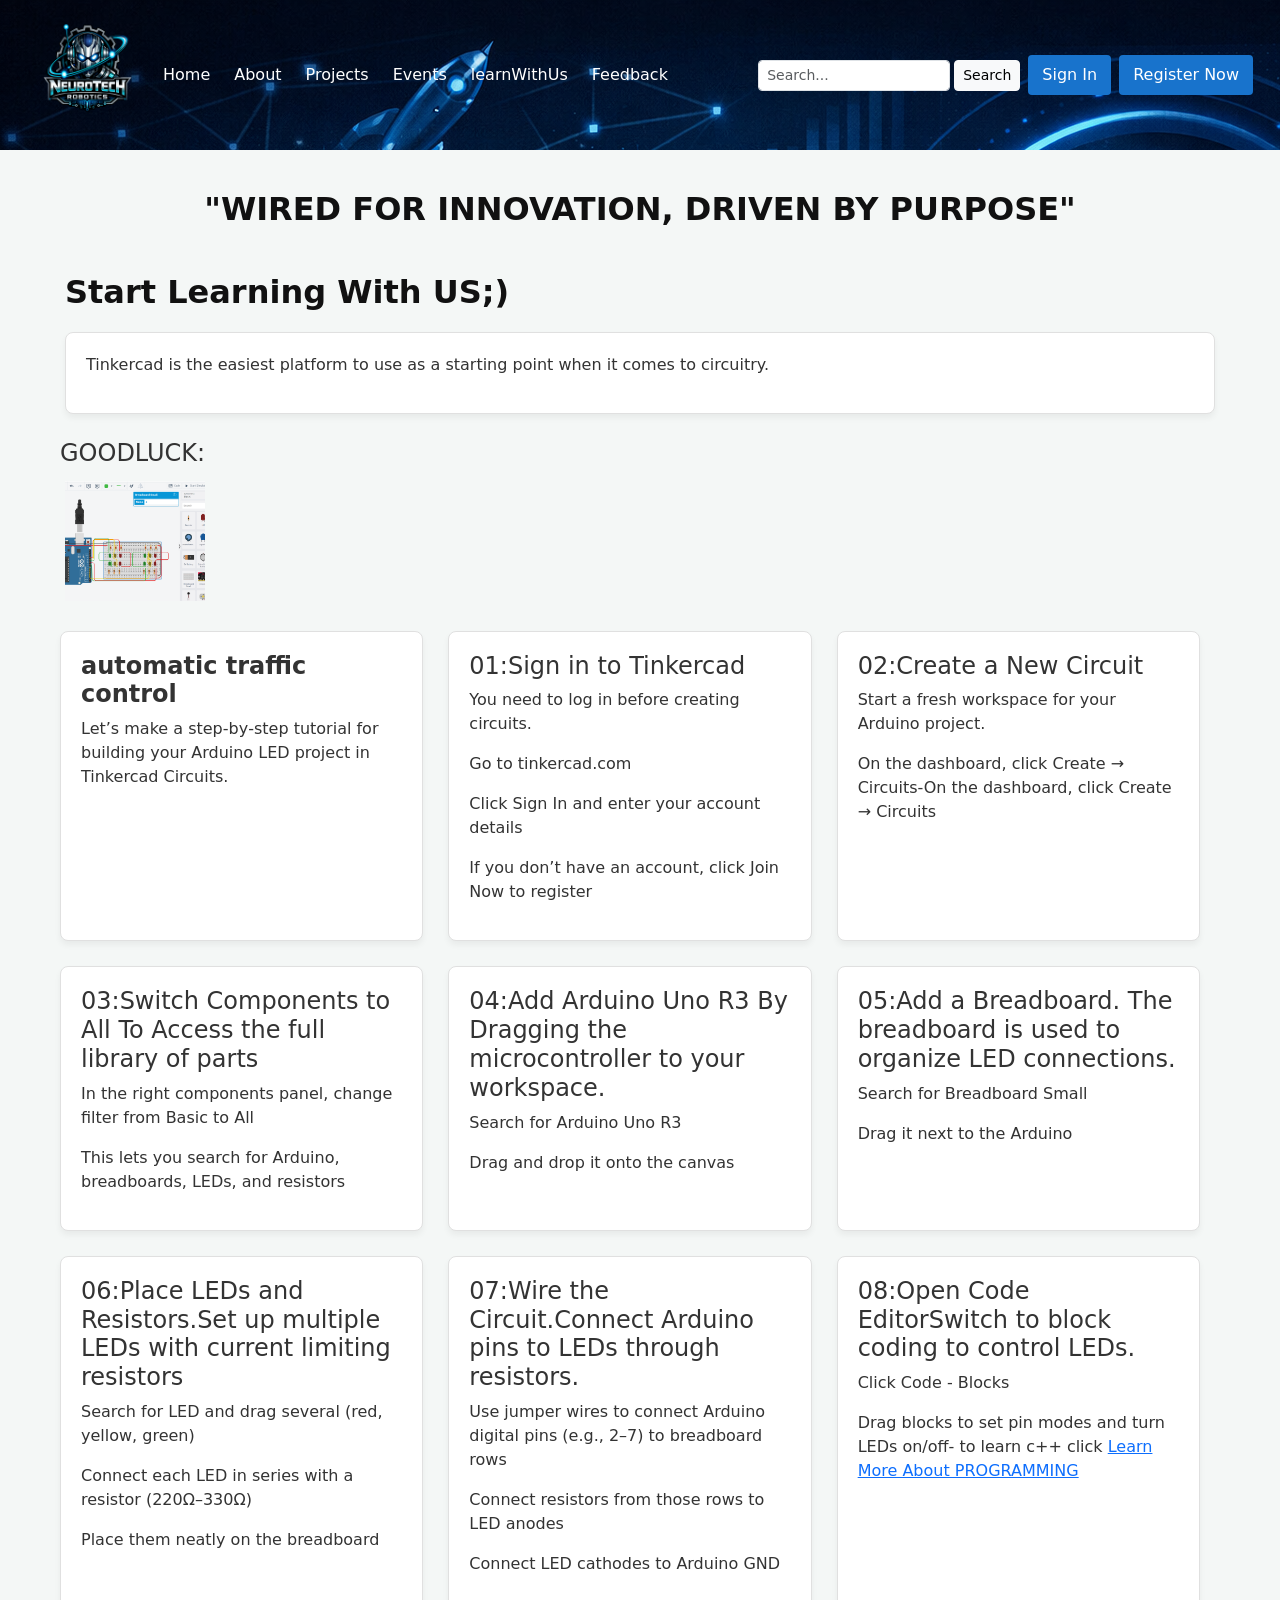
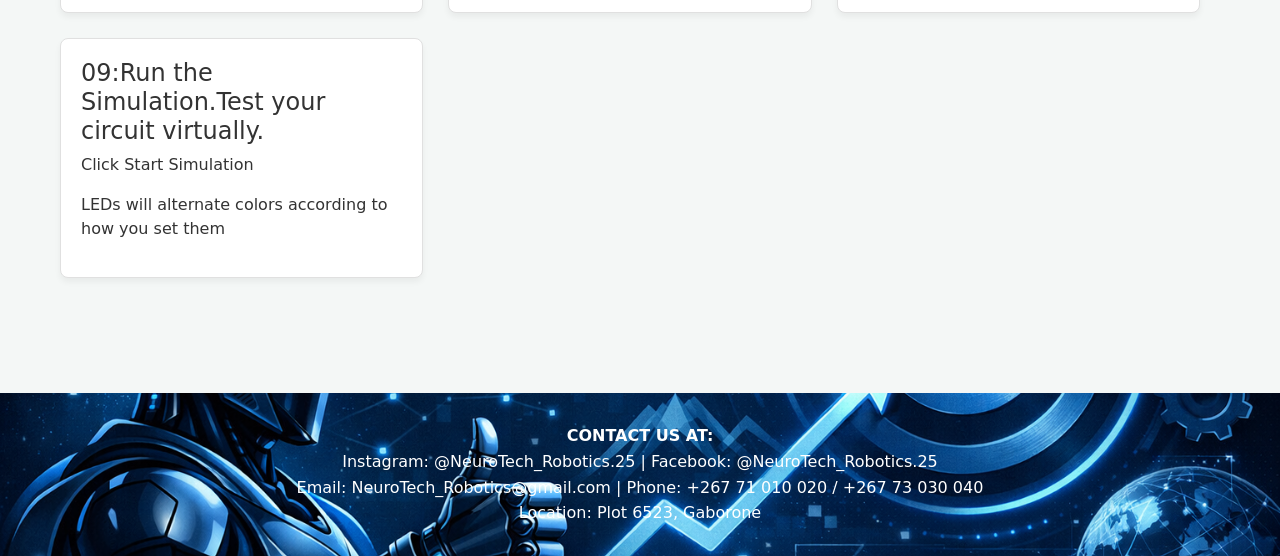
<file: learnWithUs.html>
<!doctype html>
<html lang="en">
<head>
  <meta charset="utf-8" />
  <meta name="viewport" content="width=device-width,initial-scale=1.0" />
  <title>NeuroTech Robotics — Projects</title>
  <link href="https://cdn.jsdelivr.net/npm/bootstrap@5.3.0/dist/css/bootstrap.min.css" rel="stylesheet">
  <link rel="stylesheet" href="style.css"/>
</head>
<body>
 
<header class="navbar navbar-expand-lg navbar-dark" style="background-image:url('BCO.e7195cef-ce55-492d-8159-1a3218c9212f.png'); padding: 15px;">
  <div class="container-fluid">
    <img class="logo" src="BCO.03f7e8b6-4741-4c21-8ac9-8d787a278490.png" alt="NeuroTech Robotics logo" />

    <button class="navbar-toggler" type="button" data-bs-toggle="collapse" data-bs-target="#mainMenu" aria-controls="mainMenu" aria-expanded="false" aria-label="Toggle navigation">
      <span class="navbar-toggler-icon"></span>
    </button>

    <div class="collapse navbar-collapse" id="mainMenu">
      <nav class="navbar-nav me-auto gap-2 p-2">
        <a class="nav-link text-white" href="index.html">Home</a>
        <a class="nav-link text-white" href="aboutUs.html">About</a>
        <a class="nav-link text-white" href="projects.html">Projects</a>
        <a class="nav-link text-white" href="events.html">Events</a>
         <a class="nav-link text-white" href="learnWithUs.html">learnWithUs</a>
        <a class="nav-link text-white" href="feedback.html">Feedback</a>
      </nav>
      
      <div class="d-flex flex-wrap gap-2 align-items-center">
        <form id="searchForm" class="d-flex gap-1">
          <input type="search" name="Q" placeholder="Search..." class="form-control form-control-sm">
          <input type="submit" value="Search" class="btn btn-sm btn-light">
        </form>
        <button class="sign-btn" id="openSignIn">Sign In</button>
        <button class="register-btn" id="openRegister">Register Now</button>
      </div>
    </div>
  </div>
</header>
    
<main>
  <h1><b>"WIRED FOR INNOVATION, DRIVEN BY PURPOSE"</b></h1>
	
  <article class="intro">
    <h2>Start Learning With US;)</h2>
    <div class="more">
      <p>Tinkercad is the easiest platform to use as a starting point when it comes to circuitry.</p>

    </div>
  </article>

  <article>
    <h4>GOODLUCK:</h4>
	 <img class="img-in" src="automatic traffic controller.png" alt="automatic traffic controller">
    <div class="container">
      <div class="div">
        <h4><b>automatic traffic control</b></h4>
        
        <p>Let’s make a step‑by‑step tutorial for building your Arduino LED project in Tinkercad Circuits.</p>
         </div>

   
      <div class="div">
 <h4>01:Sign in to Tinkercad</h4>
        
<p>You need to log in before creating circuits.</p>

<p>Go to tinkercad.com</p>

<p>Click Sign In and enter your account details</p>

<p>If you don’t have an account, click Join Now to register</p>
</div>

      <div class="div">
        <h4>02:Create a New Circuit</h4>
       <p>Start a fresh workspace for your Arduino project.</p>
        <p>On the dashboard, click Create → Circuits-On the dashboard, click Create → Circuits</p>
      
        </div>
      
      <div class="div">
 <h4>03:Switch Components to All To Access the full library of parts</h4>
        
<p>In the right components panel, change filter from Basic to All</p>

<p>This lets you search for Arduino, breadboards, LEDs, and resistors</p>


</div>

  
            <div class="div">
 <h4>04:Add Arduino Uno R3 By Dragging the microcontroller to your workspace.</h4>
        
<p>Search for Arduino Uno R3</p>

<p>Drag and drop it onto the canvas</p>

</div>
           
      <div class="div">
 <h4>05:Add a Breadboard. The breadboard is used to organize LED connections.</h4>
        
<p>Search for Breadboard Small</p>

<p>Drag it next to the Arduino</p>

</div>

     <div class="div">
 <h4>06:Place LEDs and Resistors.Set up multiple LEDs with current limiting resistors</h4>
        
<p>Search for LED and drag several (red, yellow, green)</p>

<p>Connect each LED in series with a resistor (220Ω–330Ω)</p>
<p>Place them neatly on the breadboard</p>

</div>
      
     <div class="div">
 <h4>07:Wire the Circuit.Connect Arduino pins to LEDs through resistors.

</h4>
        
<p>Use jumper wires to connect Arduino digital pins (e.g., 2–7) to breadboard rows

</p>

<p>Connect resistors from those rows to LED anodes

</p>
<p>Connect LED cathodes to Arduino GND</p>

</div>



      <div class="div">
 <h4>08:Open Code EditorSwitch to block coding to control LEDs.

</h4>
        
<p>Click Code - Blocks 

</p>

<p>Drag blocks to set pin modes and turn LEDs on/off- to learn c++ click <a href="https://trish06234.github.io/SIMPLIFIED_PRODRAMMING/" target="_blank">Learn More About PROGRAMMING</a>

</p>


</div>


      <div class="div">
 <h4>09:Run the Simulation.Test your circuit virtually.

</h4>
        
<p>Click Start Simulation

</p>

<p>LEDs will alternate colors according to how you set them 



</p>

</div>
      
    </div>
  </article>
</main>

<footer>
  <p><b>CONTACT US AT:</b><br>
  Instagram: @NeuroTech_Robotics.25 | Facebook: @NeuroTech_Robotics.25<br>
  Email: NeuroTech_Robotics@gmail.com | Phone: +267 71 010 020 / +267 73 030 040<br>
  Location: Plot 6523, Gaborone</p>
</footer>

<!-- Modals Compartment -->
<div id="registerModal" class="custom-modal">
  <div class="modal-content-wrapper">
    <span id="closeRegister" class="close-modal">&times;</span>
    <h2>NeuroTech Robotics Registration</h2>
    <!-- Direct Email submission action updated below -->
    <form action="mailto:molefinyanetrish@gmail.com" method="post" enctype="text/plain">
      <label>Full Name</label>
      <input type="text" name="fullname" placeholder="Write your name" required>
      <label>Email</label>
      <input type="email" name="email" required>
      <label>Age</label>
      <input type="number" name="age" placeholder="Write your age">
      <label>Guardian's Full Name</label>
      <input type="text" name="guardian">
      <label>Password</label>
      <input type="password" name="password" required>
      <label>Confirm Password</label>
      <input type="password" name="confirm_password" required>
	
      <label>Robotics Category</label>
      <select name="category">
        <option value="none">None</option>
        <option value="industrial">Industrial Robotics</option>
        <option value="educational">Educational Robotics</option>
        <option value="medicinal">Medicinal Robotics</option>
        <option value="service">Service Robotics</option>
        <option value="agricultural">Agricultural Robotics</option>
      </select>
	
      <label>Gender</label>
      <select name="gender">
        <option value="male">Male</option>
        <option value="female">Female</option>
        <option value="other">Other</option>
      </select>
      
      <div class="mt-3">
        <button class="submission btn btn-info" type="submit">Submit</button>
        <button class="submission btn btn-secondary" type="reset">Reset</button>
      </div>
    </form>
  </div>
</div>

<div id="signInModal" class="custom-modal">
  <div class="modal-content-wrapper">
    <span id="closeSignIn" class="close-modal">&times;</span>
    <h2>NeuroTech Robotics Sign In</h2>
    <form>
      <label>Email</label>
      <input type="email" name="email" placeholder="Enter your email" required>
      <label>Password</label>
      <input type="password" name="password" placeholder="Enter your password" required>
      <div class="mt-3">
        <button class="submission btn btn-info" type="submit">Sign In</button>
        <button class="submission btn btn-secondary" type="reset">Reset</button>
      </div>
    </form>
  </div>
</div>

<script>
  const btnRegister = document.getElementById("openRegister");
  const modalRegister = document.getElementById("registerModal");
  const closeRegister = document.getElementById("closeRegister");
  btnRegister.onclick = () => modalRegister.style.display = "block";
  closeRegister.onclick = () => modalRegister.style.display = "none";

  const btnSignIn = document.getElementById("openSignIn");
  const modalSignIn = document.getElementById("signInModal");
  const closeSignIn = document.getElementById("closeSignIn");
  btnSignIn.onclick = () => modalSignIn.style.display = "block";
  closeSignIn.onclick = () => modalSignIn.style.display = "none";

  window.onclick = (event) => {
    if (event.target == modalRegister) modalRegister.style.display = "none";
    if (event.target == modalSignIn) modalSignIn.style.display = "none";
  }

  const searchForm = document.getElementById("searchForm");
  searchForm.addEventListener("submit", function(e) {
    e.preventDefault();
    const query = this.Q.value.trim();
    if(query) { alert("Searching for: " + query); }
  });
</script>
<script src="https://cdn.jsdelivr.net/npm/bootstrap@5.3.0/dist/js/bootstrap.bundle.min.js"></script>
</body>
</html>
</file>
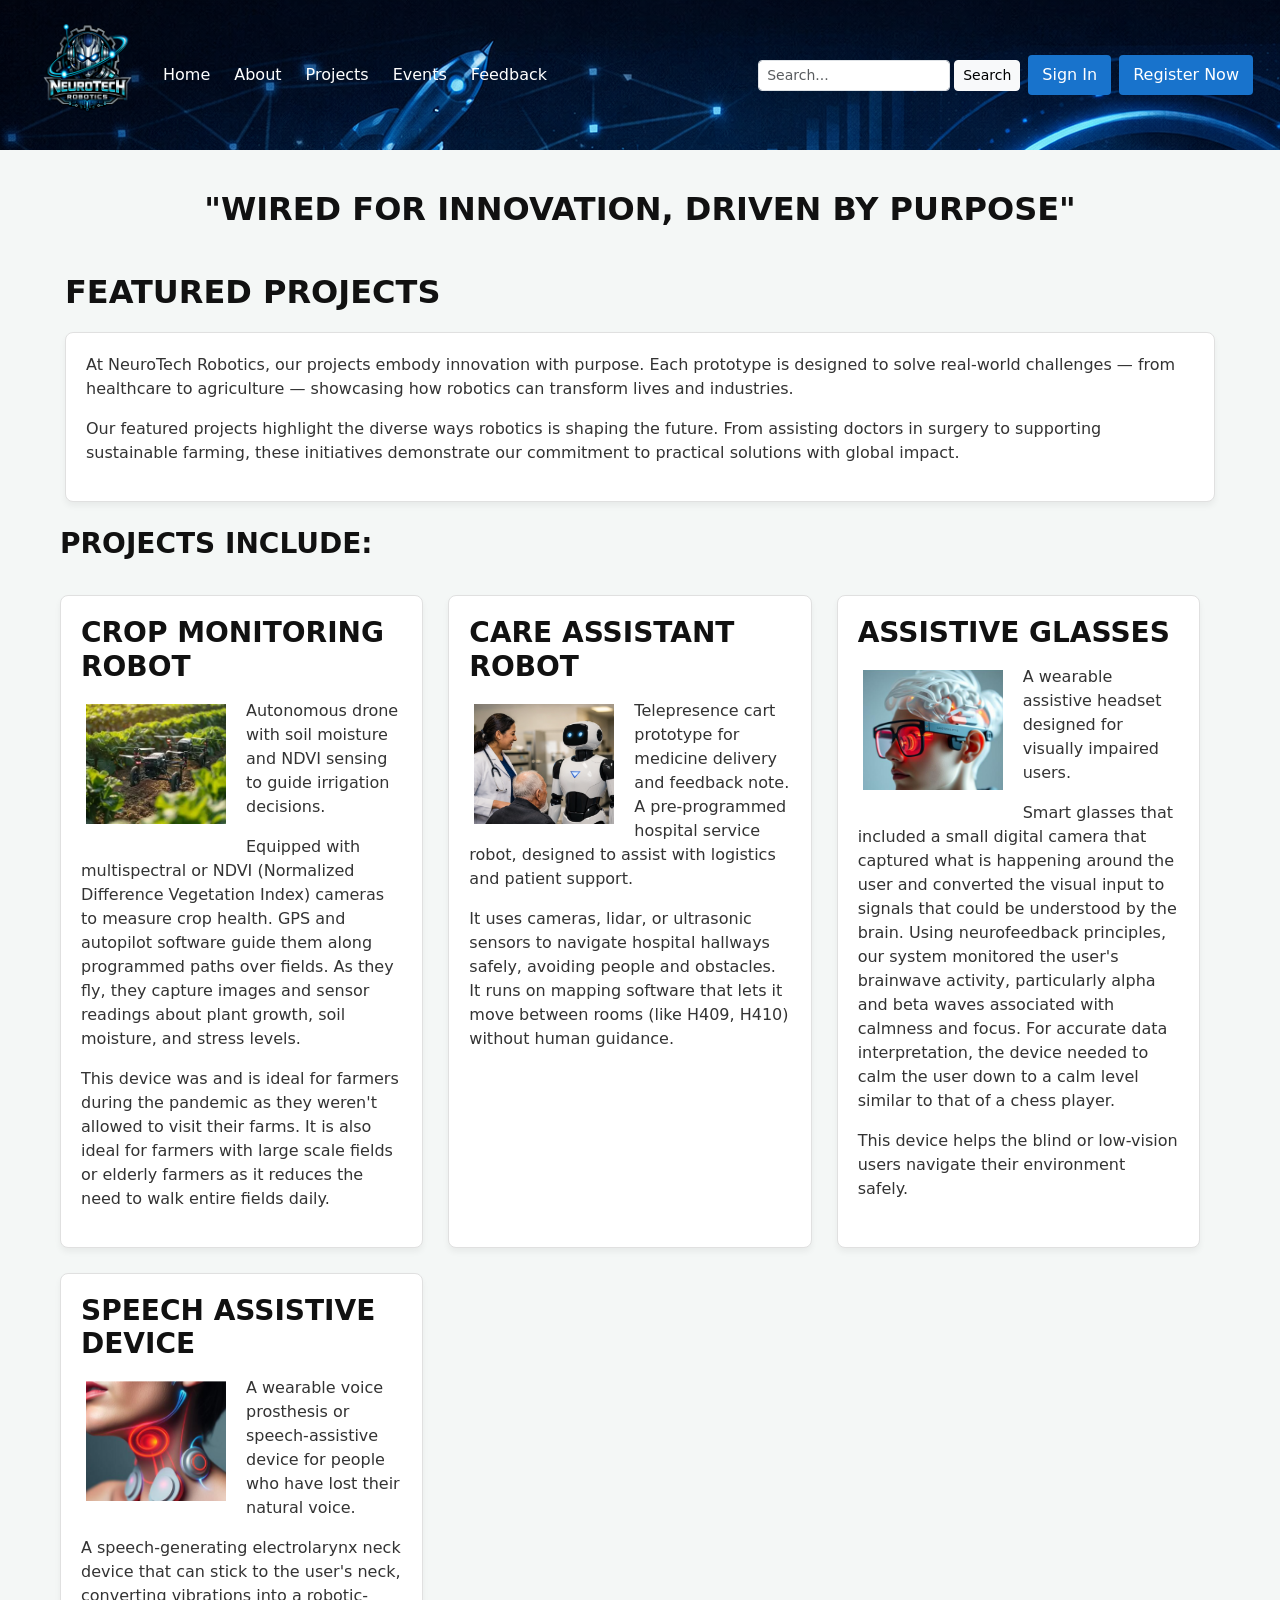
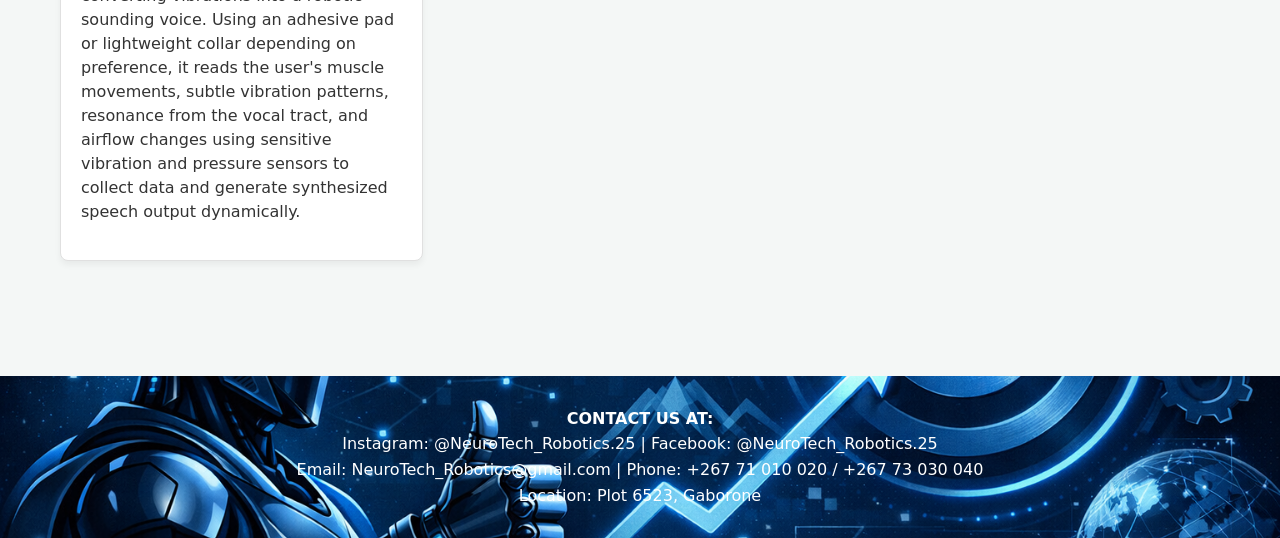
<file: projects.html>
<!doctype html>
<html lang="en">
<head>
  <meta charset="utf-8" />
  <meta name="viewport" content="width=device-width,initial-scale=1.0" />
  <title>NeuroTech Robotics — Projects</title>
  <link href="https://cdn.jsdelivr.net/npm/bootstrap@5.3.0/dist/css/bootstrap.min.css" rel="stylesheet">
  <link rel="stylesheet" href="style.css"/>
</head>
<body>
 
<header class="navbar navbar-expand-lg navbar-dark" style="background-image:url('BCO.e7195cef-ce55-492d-8159-1a3218c9212f.png'); padding: 15px;">
  <div class="container-fluid">
    <img class="logo" src="BCO.03f7e8b6-4741-4c21-8ac9-8d787a278490.png" alt="NeuroTech Robotics logo" />

    <button class="navbar-toggler" type="button" data-bs-toggle="collapse" data-bs-target="#mainMenu" aria-controls="mainMenu" aria-expanded="false" aria-label="Toggle navigation">
      <span class="navbar-toggler-icon"></span>
    </button>

    <div class="collapse navbar-collapse" id="mainMenu">
      <nav class="navbar-nav me-auto gap-2 p-2">
        <a class="nav-link text-white" href="index.html">Home</a>
        <a class="nav-link text-white" href="aboutUs.html">About</a>
        <a class="nav-link text-white" href="projects.html">Projects</a>
        <a class="nav-link text-white" href="events.html">Events</a>
        <a class="nav-link text-white" href="feedback.html">Feedback</a>
      </nav>
      
      <div class="d-flex flex-wrap gap-2 align-items-center">
        <form id="searchForm" class="d-flex gap-1">
          <input type="search" name="Q" placeholder="Search..." class="form-control form-control-sm">
          <input type="submit" value="Search" class="btn btn-sm btn-light">
        </form>
        <button class="sign-btn" id="openSignIn">Sign In</button>
        <button class="register-btn" id="openRegister">Register Now</button>
      </div>
    </div>
  </div>
</header>
    
<main>
  <h1><b>"WIRED FOR INNOVATION, DRIVEN BY PURPOSE"</b></h1>
	
  <article class="intro">
    <h2>FEATURED PROJECTS</h2>
    <div class="more">
      <p>At NeuroTech Robotics, our projects embody innovation with purpose. Each prototype is designed to solve real-world challenges — from healthcare to agriculture — showcasing how robotics can transform lives and industries.</p>
      <p>Our featured projects highlight the diverse ways robotics is shaping the future. From assisting doctors in surgery to supporting sustainable farming, these initiatives demonstrate our commitment to practical solutions with global impact.</p>
    </div>
  </article>

  <article>
    <h3>PROJECTS INCLUDE:</h3>
    <div class="container">
      <div class="div">
        <h3><b>CROP MONITORING ROBOT</b></h3>
        <img class="img-in" src="OIP.webp" alt="Crop Monitoring Robot"/>
        <p>Autonomous drone with soil moisture and NDVI sensing to guide irrigation decisions.</p>
        <p>Equipped with multispectral or NDVI (Normalized Difference Vegetation Index) cameras to measure crop health. GPS and autopilot software guide them along programmed paths over fields. As they fly, they capture images and sensor readings about plant growth, soil moisture, and stress levels.</p>
        <p>This device was and is ideal for farmers during the pandemic as they weren't allowed to visit their farms. It is also ideal for farmers with large scale fields or elderly farmers as it reduces the need to walk entire fields daily.</p>
      </div>

      <div class="div">
        <h3>CARE ASSISTANT ROBOT</h3>
        <img class="img-in" src="health.png" alt="Care Assistant Robot"/>
        <p>Telepresence cart prototype for medicine delivery and feedback note. A pre-programmed hospital service robot, designed to assist with logistics and patient support.</p>
        <p>It uses cameras, lidar, or ultrasonic sensors to navigate hospital hallways safely, avoiding people and obstacles. It runs on mapping software that lets it move between rooms (like H409, H410) without human guidance.</p>
      </div>

      <div class="div">
        <h3>ASSISTIVE GLASSES</h3>
        <img class="img-in" src="Screenshot 2026-04-17 170017.png" alt="Assistive Glasses"/>
        <p>A wearable assistive headset designed for visually impaired users.</p>
        <p>Smart glasses that included a small digital camera that captured what is happening around the user and converted the visual input to signals that could be understood by the brain. Using neurofeedback principles, our system monitored the user's brainwave activity, particularly alpha and beta waves associated with calmness and focus. For accurate data interpretation, the device needed to calm the user down to a calm level similar to that of a chess player.</p>
        <p>This device helps the blind or low-vision users navigate their environment safely.</p>
      </div>

      <div class="div">
        <h3>SPEECH ASSISTIVE DEVICE</h3>
        <img class="img-in" src="Screenshot 2026-04-17 170007.png" alt="Speech Device"/>
        <p>A wearable voice prosthesis or speech‑assistive device for people who have lost their natural voice.</p>
        <p>A speech-generating electrolarynx neck device that can stick to the user's neck, converting vibrations into a robotic-sounding voice. Using an adhesive pad or lightweight collar depending on preference, it reads the user's muscle movements, subtle vibration patterns, resonance from the vocal tract, and airflow changes using sensitive vibration and pressure sensors to collect data and generate synthesized speech output dynamically.</p>
      </div>
    </div>
  </article>
</main>

<footer>
  <p><b>CONTACT US AT:</b><br>
  Instagram: @NeuroTech_Robotics.25 | Facebook: @NeuroTech_Robotics.25<br>
  Email: NeuroTech_Robotics@gmail.com | Phone: +267 71 010 020 / +267 73 030 040<br>
  Location: Plot 6523, Gaborone</p>
</footer>

<!-- Modals Compartment -->
<div id="registerModal" class="custom-modal">
  <div class="modal-content-wrapper">
    <span id="closeRegister" class="close-modal">&times;</span>
    <h2>NeuroTech Robotics Registration</h2>
    <!-- Direct Email submission action updated below -->
    <form action="mailto:molefinyanetrish@gmail.com" method="post" enctype="text/plain">
      <label>Full Name</label>
      <input type="text" name="fullname" placeholder="Write your name" required>
      <label>Email</label>
      <input type="email" name="email" required>
      <label>Age</label>
      <input type="number" name="age" placeholder="Write your age">
      <label>Guardian's Full Name</label>
      <input type="text" name="guardian">
      <label>Password</label>
      <input type="password" name="password" required>
      <label>Confirm Password</label>
      <input type="password" name="confirm_password" required>
	
      <label>Robotics Category</label>
      <select name="category">
        <option value="none">None</option>
        <option value="industrial">Industrial Robotics</option>
        <option value="educational">Educational Robotics</option>
        <option value="medicinal">Medicinal Robotics</option>
        <option value="service">Service Robotics</option>
        <option value="agricultural">Agricultural Robotics</option>
      </select>
	
      <label>Gender</label>
      <select name="gender">
        <option value="male">Male</option>
        <option value="female">Female</option>
        <option value="other">Other</option>
      </select>
      
      <div class="mt-3">
        <button class="submission btn btn-info" type="submit">Submit</button>
        <button class="submission btn btn-secondary" type="reset">Reset</button>
      </div>
    </form>
  </div>
</div>

<div id="signInModal" class="custom-modal">
  <div class="modal-content-wrapper">
    <span id="closeSignIn" class="close-modal">&times;</span>
    <h2>NeuroTech Robotics Sign In</h2>
    <form>
      <label>Email</label>
      <input type="email" name="email" placeholder="Enter your email" required>
      <label>Password</label>
      <input type="password" name="password" placeholder="Enter your password" required>
      <div class="mt-3">
        <button class="submission btn btn-info" type="submit">Sign In</button>
        <button class="submission btn btn-secondary" type="reset">Reset</button>
      </div>
    </form>
  </div>
</div>

<script>
  const btnRegister = document.getElementById("openRegister");
  const modalRegister = document.getElementById("registerModal");
  const closeRegister = document.getElementById("closeRegister");
  btnRegister.onclick = () => modalRegister.style.display = "block";
  closeRegister.onclick = () => modalRegister.style.display = "none";

  const btnSignIn = document.getElementById("openSignIn");
  const modalSignIn = document.getElementById("signInModal");
  const closeSignIn = document.getElementById("closeSignIn");
  btnSignIn.onclick = () => modalSignIn.style.display = "block";
  closeSignIn.onclick = () => modalSignIn.style.display = "none";

  window.onclick = (event) => {
    if (event.target == modalRegister) modalRegister.style.display = "none";
    if (event.target == modalSignIn) modalSignIn.style.display = "none";
  }

  const searchForm = document.getElementById("searchForm");
  searchForm.addEventListener("submit", function(e) {
    e.preventDefault();
    const query = this.Q.value.trim();
    if(query) { alert("Searching for: " + query); }
  });
</script>
<script src="https://cdn.jsdelivr.net/npm/bootstrap@5.3.0/dist/js/bootstrap.bundle.min.js"></script>
</body>
</html>
</file>
<file: style.css>
/* Base Layout Fixes */
body {
  font-family: system-ui, -apple-system, sans-serif;
  margin: 0;
  padding: 0;
  background-color: #f4f7f6;
  color: #333;
  overflow-x: hidden;
}

main {
  padding: 20px;
  max-width: 1200px;
  margin: 0 auto;
}

.logo {
  max-width: 120px;                 
  height: auto;
  margin: 0;
}

/* Typography Modifications */
h1, h2, h3 {
  margin-bottom: 15px;
  font-weight: bold;
  color: #111;
}

h1 {
  text-align: center;
  padding: 20px 0;
  font-size: 2rem;
}

/* Container Cards & Layouts */
.intro {
  margin-top: 20px;
  padding: 5px;
  text-align: left;
}

.more {
  border: 1px solid #e0e0e0;       
  padding: 20px;               
  margin: 20px 0;                
  background-color: #ffffff; 
  border-radius: 8px;           
  box-shadow: 0 4px 6px rgba(0,0,0,0.05); 
  width: 100%;
  height: auto;  
}

.container {
  display: grid;
  grid-template-columns: repeat(auto-fit, minmax(300px, 1fr)); 
  gap: 25px;
  padding: 15px 0;               
  margin: 20px 0;  
  width: 100%;
}

.container > div, .div {
  border: 1px solid #e0e0e0;
  padding: 20px;              
  margin: 0;                
  border-radius: 8px;
  box-shadow: 0 4px 6px rgba(0,0,0,0.05);
  background-color: #ffffff;
  height: auto;
  overflow: hidden;
}

/* Image Controls */
.img-in {
  padding: 5px;
  margin: 0 15px 10px 0;
  width: 150px;
  height: 130px;
  object-fit: cover;
  float: left;
  border-radius: 4px;
}

.see-more {
  grid-column: 1 / -1;
  text-align: right;
  margin-top: 10px;
}

.see-more a {
  display: inline-block;
  background-color: #1873CC;
  color: #fff !important;
  padding: 8px 16px;
  border-radius: 4px;
  text-decoration: none;
}

.see-more a:hover {
  background-color: #135CA3;
}

/* Interactive Navigation Components */
.sign-btn, .register-btn {
  background-color: #1873CC;
  color: #FFFFFF;
  border: none;
  padding: 8px 14px;
  border-radius: 4px;
  cursor: pointer;
  transition: background 0.2s ease;
}

.sign-btn:hover, .register-btn:hover {
  background-color: #135CA3;
}

/* Forms Styling */
.form-group {
  margin-bottom: 15px;
  display: flex;
  flex-direction: column;
}

label {
  margin-bottom: 5px;
  font-weight: bold;
}

input, textarea, select {
  padding: 10px;
  border: 1px solid #ccc;
  border-radius: 4px;
  font-size: 14px;
  background-color: #fff;
  color: #333;
}

textarea {
  resize: vertical;
  min-height: 100px;
}

.form-buttons {
  display: flex;
  gap: 10px;
  margin-top: 15px;
}

.form-buttons button, .submission {
  padding: 10px 20px;
  border: none;
  border-radius: 4px;
  cursor: pointer;
  font-weight: bold;
}

.form-buttons button[type="submit"], button.submission[type="submit"] {
  background-color: #00ced1;
  color: #1a1a1a;
}

.form-buttons button[type="reset"], button.submission[type="reset"] {
  background-color: #555;
  color: #fff;
}

/* Footers styling */
footer {
  margin-top: 60px;
  background-image: url("BCO.e7195cef-ce55-492d-8159-1a3218c9212f.png");
  background-size: cover;     
  background-position: center;  
  background-repeat: no-repeat; 
  color: #FFFFFF;
  text-align: center;
  padding: 30px 20px;
  width: 100%;
}

footer p {
  margin: 0;
  line-height: 1.6;
}

/* Modals System Overhaul */
.custom-modal {
  display: none;
  position: fixed;
  z-index: 1050;
  top: 0;
  left: 0;
  width: 100%;
  height: 100%;
  background-color: rgba(0,0,0,0.8);
  overflow-y: auto;
}

.modal-content-wrapper {
  background-color: #1a1a1a;
  margin: 5% auto;
  padding: 30px;
  border: 1px solid #00ced1;
  width: 90%;
  max-width: 500px;
  color: white;
  border-radius: 8px;
}

.modal-content-wrapper input, 
.modal-content-wrapper select {
  background-color: #2b2b2b;
  color: #fff;
  border: 1px solid #444;
  width: 100%;
  margin-bottom: 12px;
}

.close-modal {
  float: right;
  cursor: pointer;
  font-size: 28px;
  font-weight: bold;
  line-height: 1;
}
</file>
